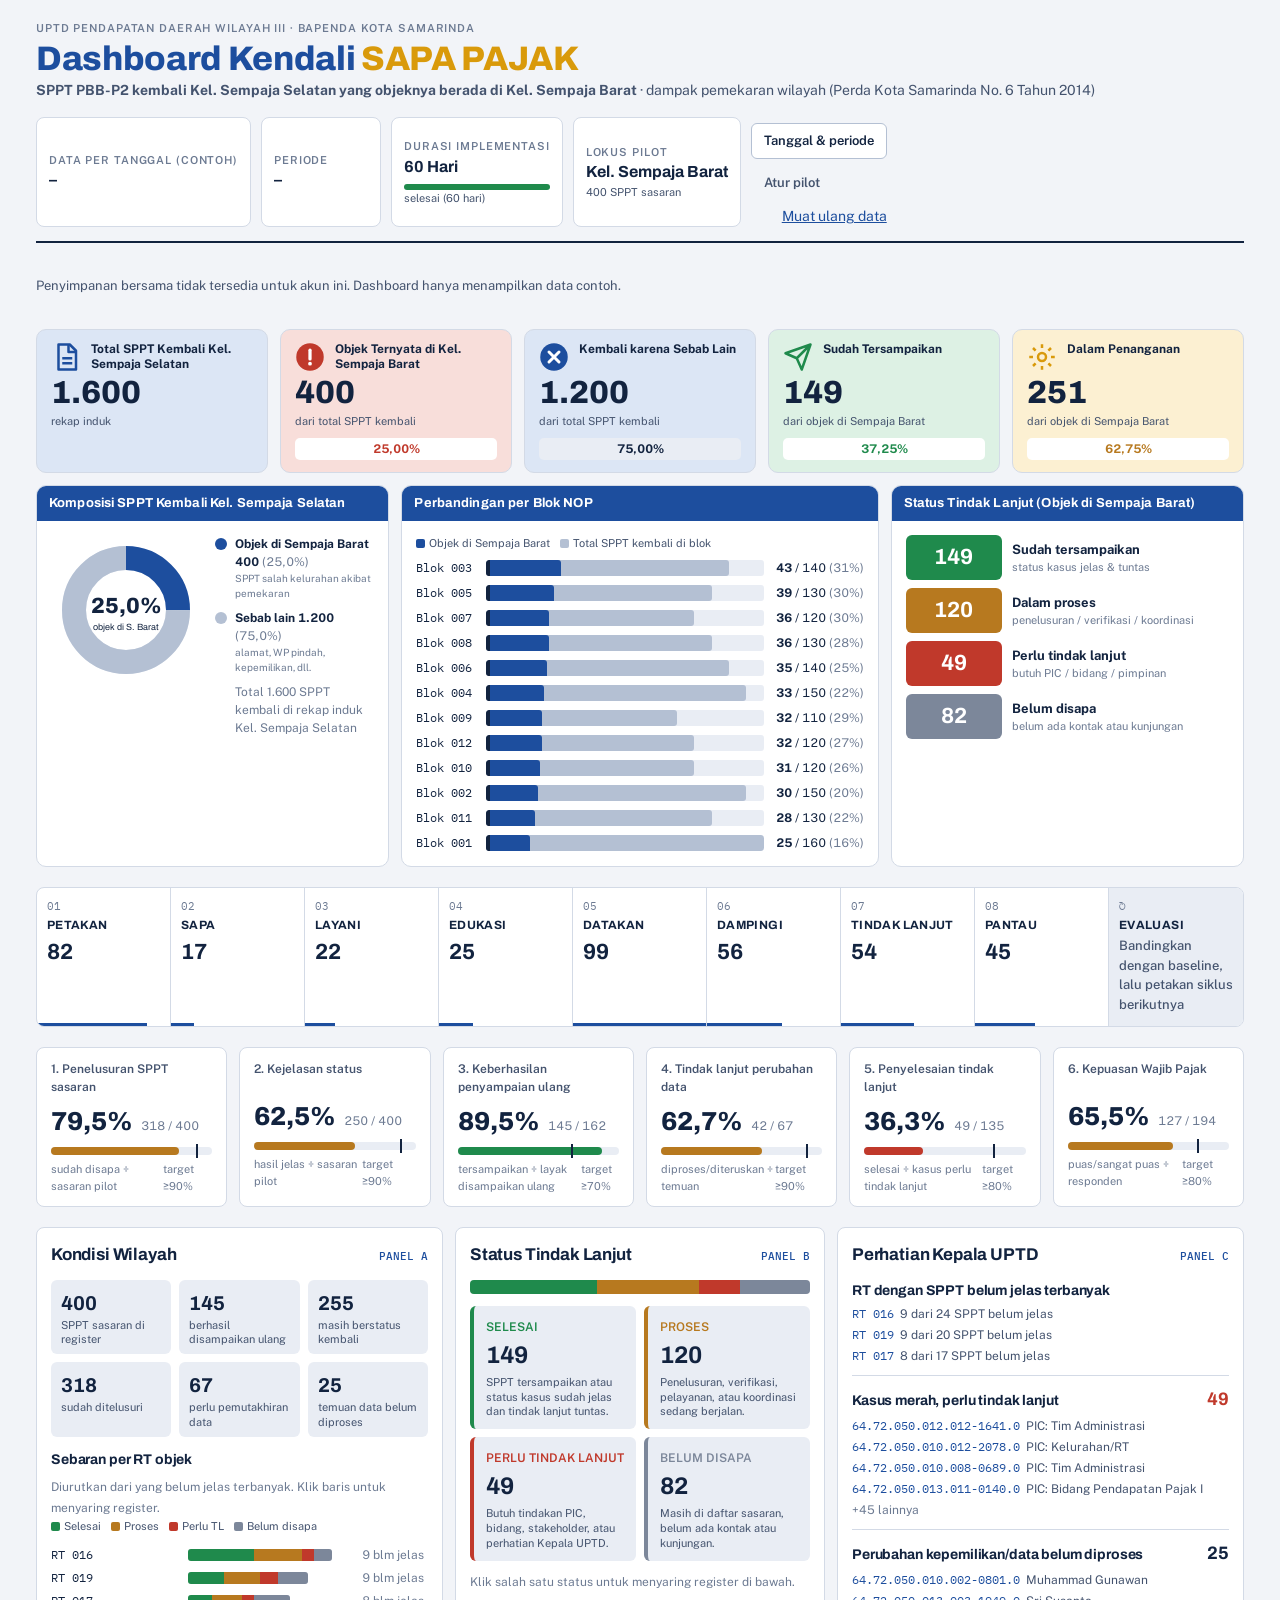
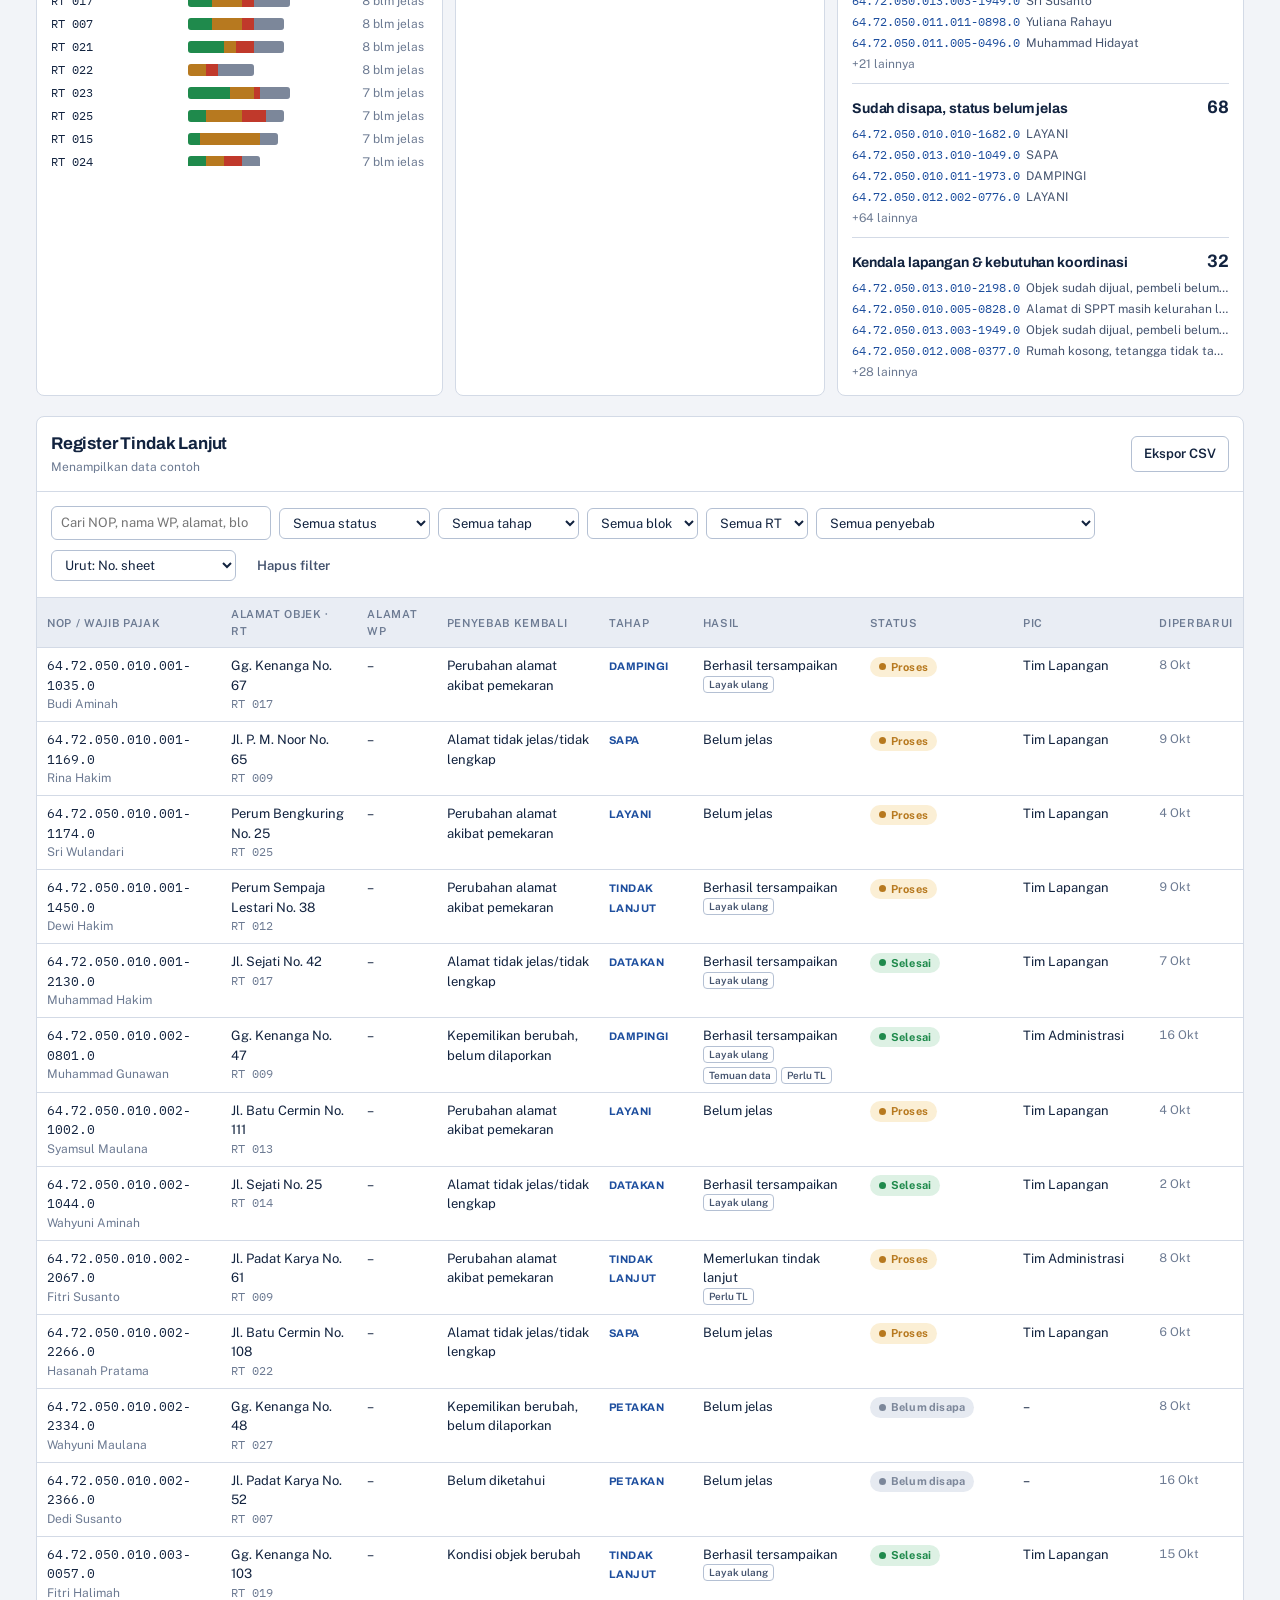
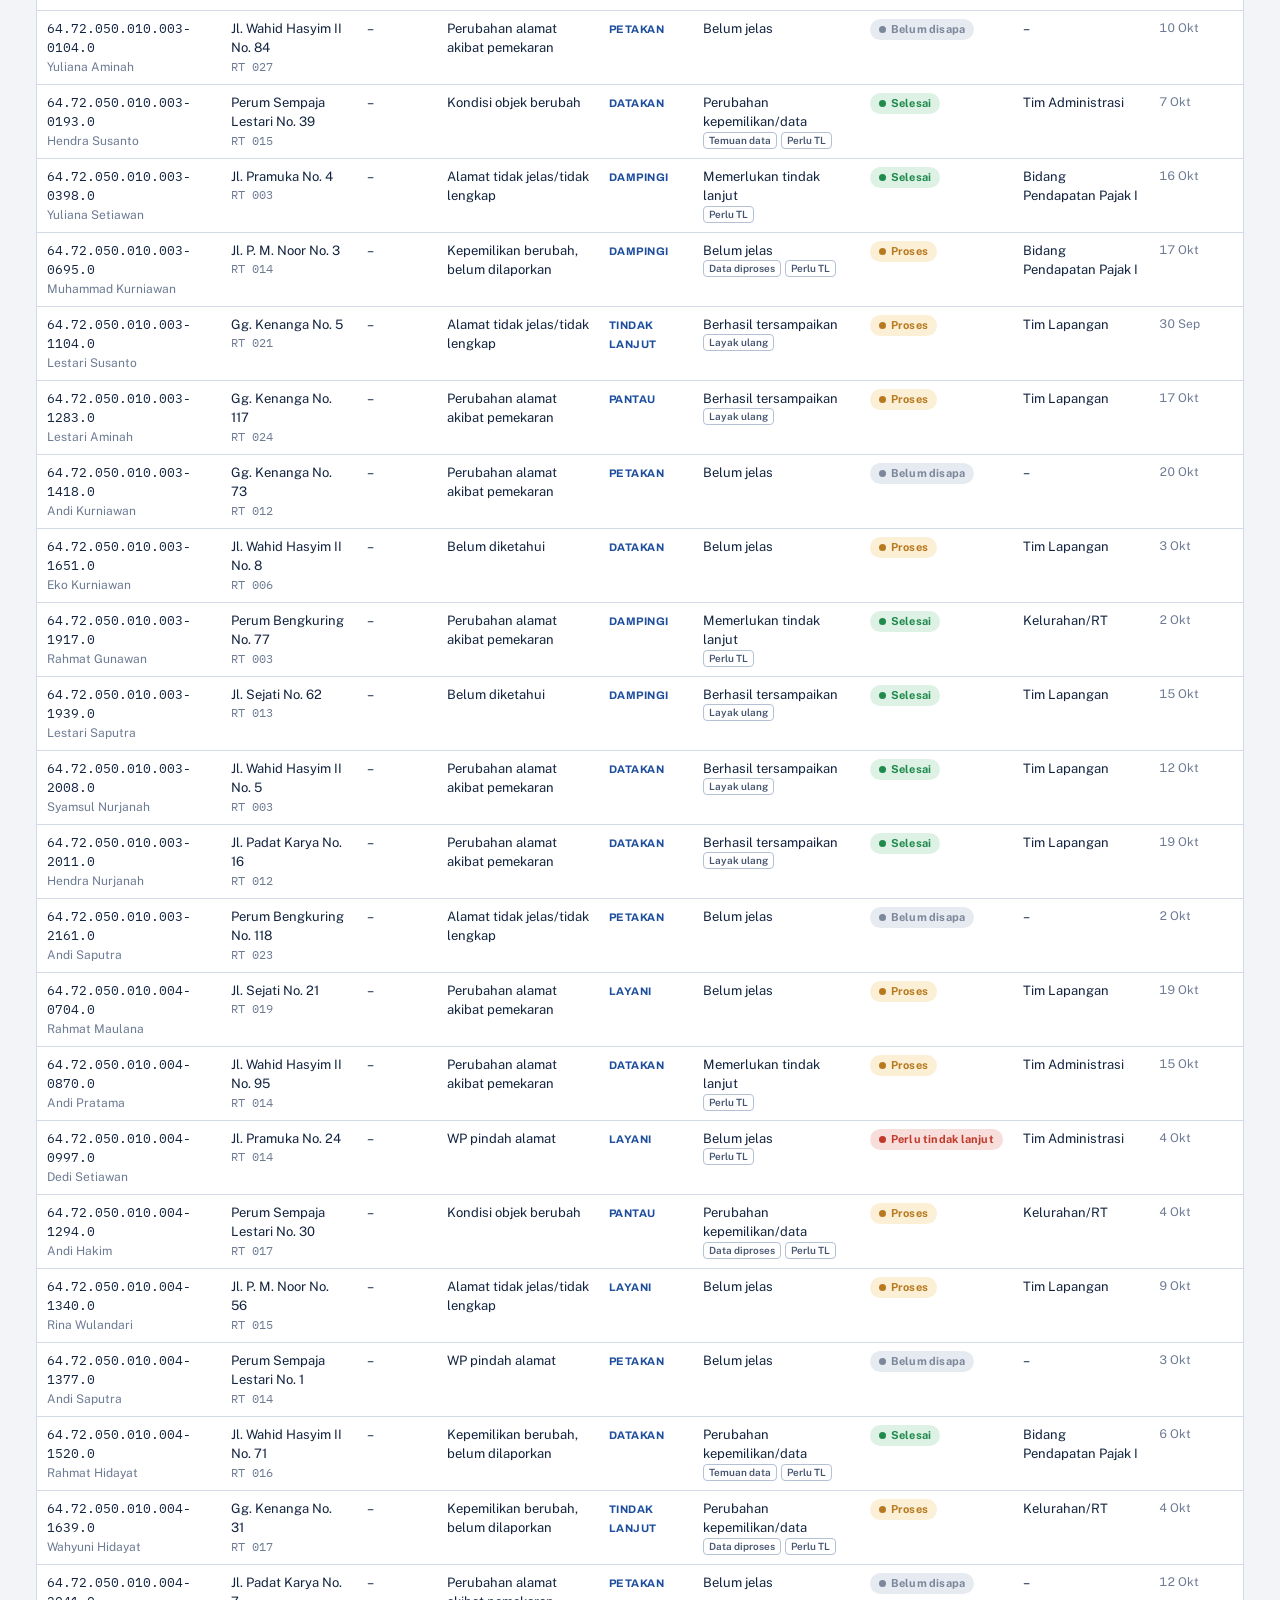
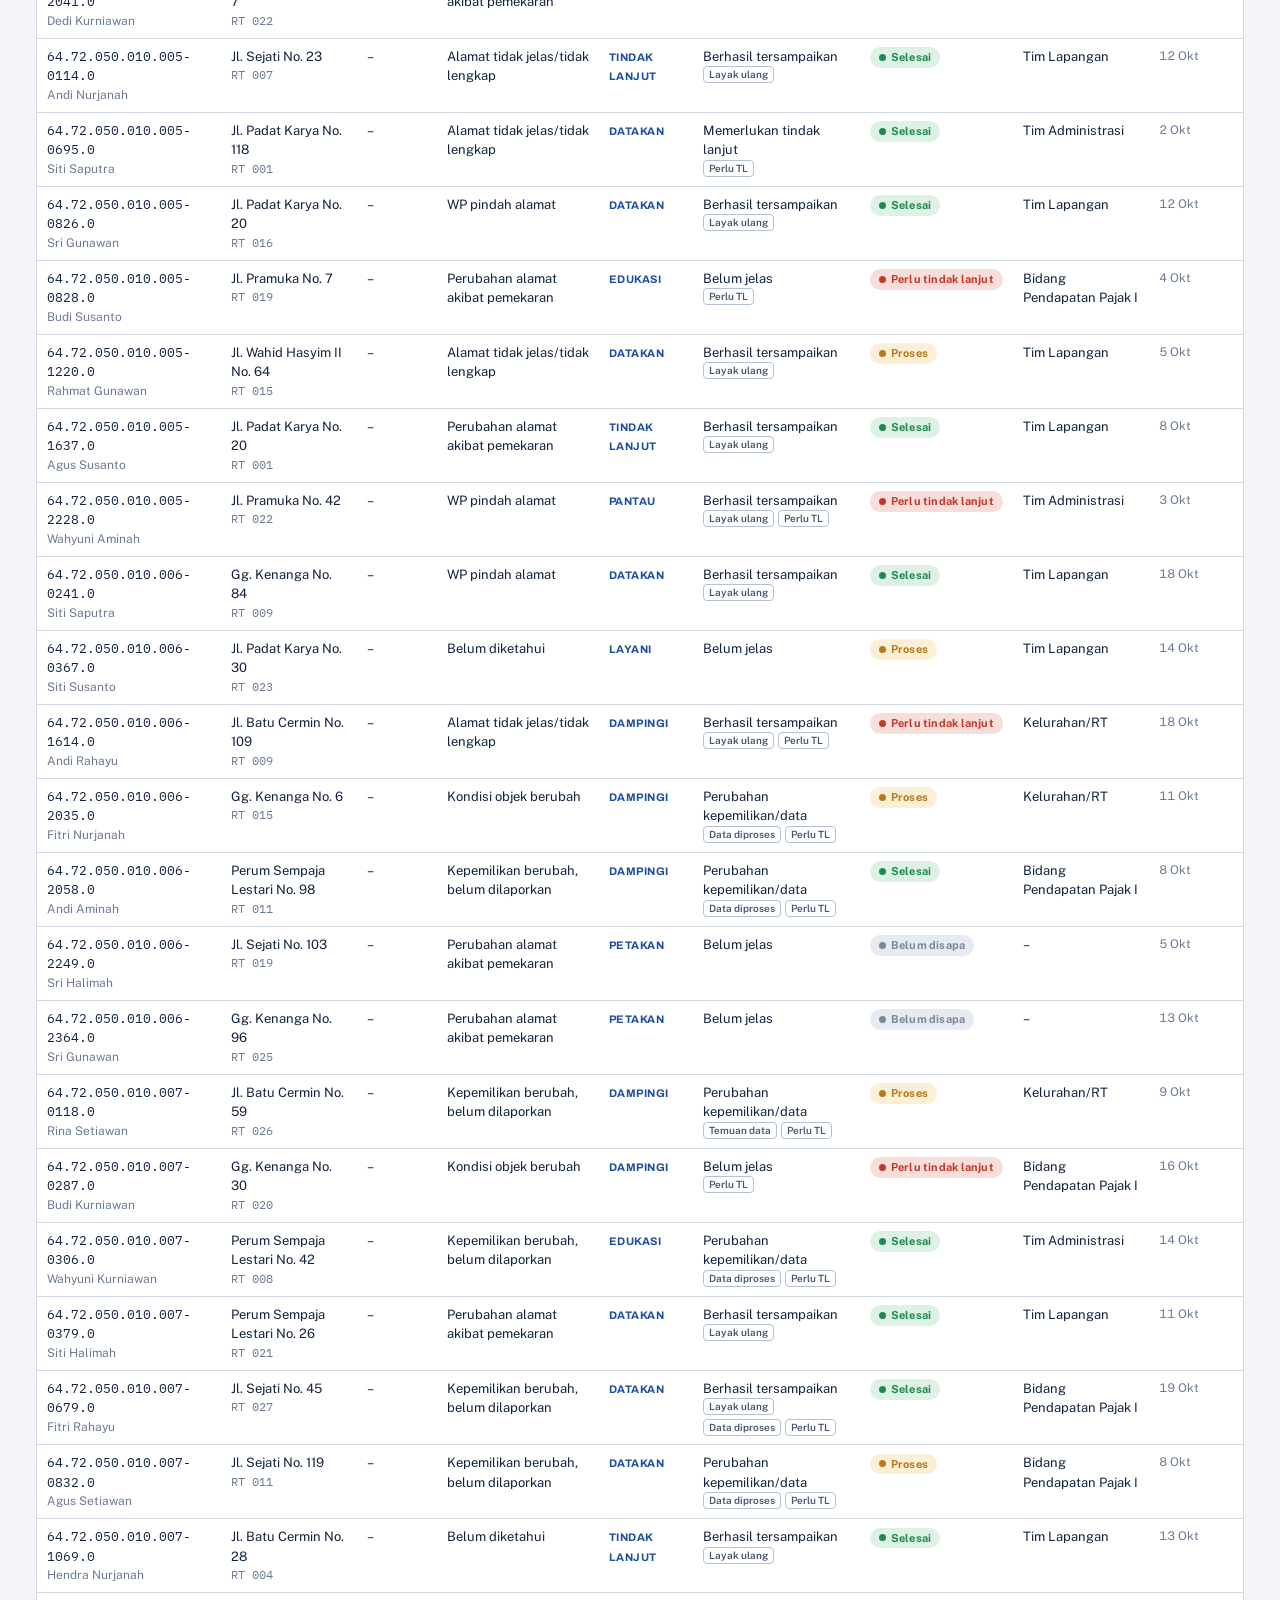
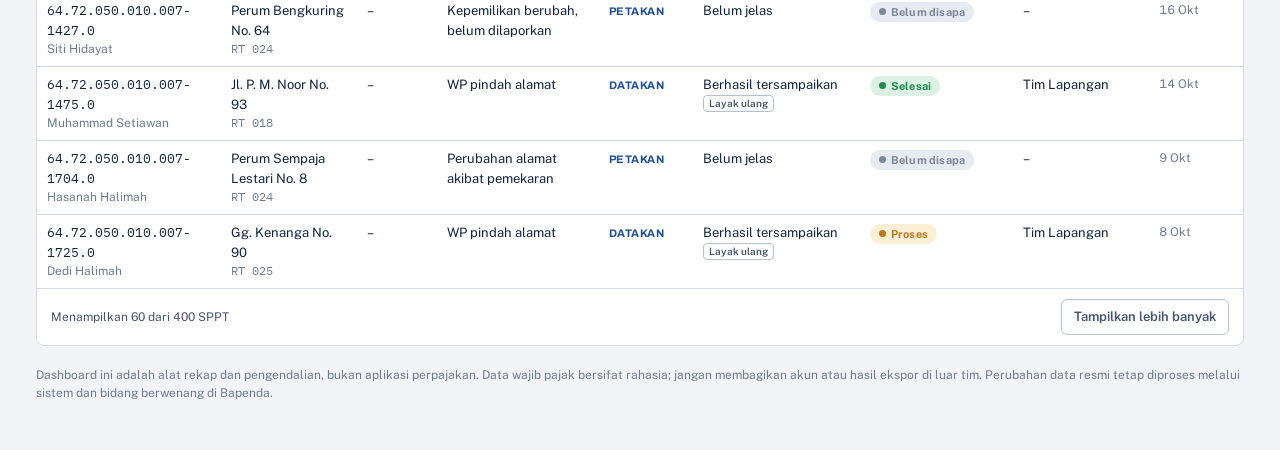
<file: apps-script/Index.html>
<!DOCTYPE html>
<html lang="id">
<head>
<base target="_top">
<meta charset="utf-8">
<link rel="preconnect" href="https://fonts.googleapis.com">
<link rel="preconnect" href="https://fonts.gstatic.com" crossorigin>
<link rel="stylesheet" href="https://fonts.googleapis.com/css2?family=Archivo:wght@500;600;700;800&family=Public+Sans:wght@400;500;600;700&family=IBM+Plex+Mono:wght@400;500&display=swap">
<style>
:root{
  --ground:#F2F4F8; --surface:#FFFFFF; --surface-2:#E9EDF4; --line:#D3DAE6; --line-strong:#B4C0D3;
  --ink:#12233F; --ink-2:#44536E; --ink-3:#6C7A92;
  --accent:#1D4E9E; --accent-ink:#FFFFFF; --accent-soft:#DCE6F5; --gold:#D99A0B; --gold-soft:#FCF0D2;
  --hijau:#1F8A4C; --hijau-soft:#DDF1E4; --kuning:#B7791F; --kuning-soft:#FBEFD5; --merah:#C0392B; --merah-soft:#F8DEDA;
  --abu:#7C879A; --abu-soft:#E6EAF1;
  --shadow:0 1px 2px rgba(18,35,63,.06),0 4px 16px rgba(18,35,63,.05);
  --display:"Archivo","Helvetica Neue",Arial,sans-serif;
  --body:"Public Sans",system-ui,-apple-system,"Segoe UI",sans-serif;
  --mono:"IBM Plex Mono",ui-monospace,Menlo,Consolas,monospace;
}
@media (prefers-color-scheme: dark){
  :root:not([data-theme="light"]){
    color-scheme:dark;
    --ground:#0D1320; --surface:#141C2C; --surface-2:#1B2538; --line:#29354D; --line-strong:#3A4867;
    --ink:#E3E9F4; --ink-2:#A8B4CA; --ink-3:#7D8AA3;
    --accent:#6E9BE6; --accent-ink:#0A1426; --accent-soft:#1C2B48; --gold:#F2B941; --gold-soft:#3A2F14;
    --hijau:#4CC27E; --hijau-soft:#16352A; --kuning:#E3A94B; --kuning-soft:#3A2E15; --merah:#EE6B5C; --merah-soft:#3D1D1A;
    --abu:#8F9AB0; --abu-soft:#222C3F;
    --shadow:0 1px 2px rgba(0,0,0,.3);
  }
}
:root[data-theme="dark"]{
  color-scheme:dark;
  --ground:#0D1320; --surface:#141C2C; --surface-2:#1B2538; --line:#29354D; --line-strong:#3A4867;
  --ink:#E3E9F4; --ink-2:#A8B4CA; --ink-3:#7D8AA3;
  --accent:#6E9BE6; --accent-ink:#0A1426; --accent-soft:#1C2B48; --gold:#F2B941; --gold-soft:#3A2F14;
  --hijau:#4CC27E; --hijau-soft:#16352A; --kuning:#E3A94B; --kuning-soft:#3A2E15; --merah:#EE6B5C; --merah-soft:#3D1D1A;
  --abu:#8F9AB0; --abu-soft:#222C3F;
  --shadow:0 1px 2px rgba(0,0,0,.3);
}
*{box-sizing:border-box}
html{-webkit-text-size-adjust:100%}
img{max-width:100%}
[hidden]{display:none!important}
body{background:var(--ground);color:var(--ink);font-family:var(--body);font-size:14px;line-height:1.5;margin:0}
.wrap{max-width:1240px;margin:0 auto;padding-inline:16px;padding-block:20px 48px;display:flex;flex-direction:column;gap:20px}
h1,h2,h3{font-family:var(--display);margin:0;text-wrap:balance;letter-spacing:-.01em}
h2{font-size:17px;font-weight:700}
h3{font-size:14px;font-weight:700}
.eyebrow{font-size:11px;font-weight:600;letter-spacing:.08em;text-transform:uppercase;color:var(--ink-3)}
.mono{font-family:var(--mono);font-variant-numeric:tabular-nums}
.num{font-variant-numeric:tabular-nums}
button,input,select,textarea{font:inherit;color:inherit}
button{cursor:pointer}
:focus-visible{outline:2px solid var(--accent);outline-offset:2px}

/* header */
.head{display:flex;flex-wrap:wrap;gap:16px;justify-content:space-between;align-items:flex-end;border-bottom:2px solid var(--ink);padding-bottom:14px}
.brand{display:flex;flex-direction:column;gap:4px}
.brand h1{font-size:clamp(24px,4vw,34px);font-weight:800;line-height:1.05}
.brand h1{color:var(--accent)} .brand h1 span{color:var(--gold)}
.brand p{margin:0;color:var(--ink-2)}
.pilot{display:flex;flex-wrap:wrap;gap:8px 18px;align-items:center}
.pilot .kv{display:flex;flex-direction:column}
.pilot .kv b{font-family:var(--display);font-size:16px}
.btn{border:1px solid var(--line-strong);background:var(--surface);border-radius:6px;padding:7px 12px;font-weight:600;font-size:13px;display:inline-flex;gap:6px;align-items:center}
.btn:hover{border-color:var(--accent)}
a.btn{text-decoration:none;color:var(--ink)}
.btn.primary{background:var(--accent);border-color:var(--accent);color:var(--accent-ink)}
.btn.ghost{background:transparent;border-color:transparent;color:var(--ink-2)}
.btn.danger{color:var(--merah);border-color:var(--merah)}
.btn:disabled{opacity:.5;cursor:not-allowed}

.banner{border:1px dashed var(--kuning);background:var(--kuning-soft);border-radius:8px;padding:12px 14px;display:flex;flex-wrap:wrap;gap:10px 16px;align-items:center;justify-content:space-between}
.banner p{margin:0;max-width:70ch}
.notice{font-size:13px;color:var(--ink-2)}

/* siklus */
.siklus{display:grid;grid-template-columns:repeat(9,minmax(0,1fr));gap:0;background:var(--surface);border:1px solid var(--line);border-radius:8px;overflow:hidden}
.step{padding:10px 10px 12px;border-right:1px solid var(--line);position:relative;display:flex;flex-direction:column;gap:2px;min-width:0}
.step:last-child{border-right:0}
.step .n{font-family:var(--mono);font-size:11px;color:var(--ink-3)}
.step .t{font-family:var(--display);font-weight:700;font-size:12px;letter-spacing:.03em;white-space:nowrap;overflow:hidden;text-overflow:ellipsis}
.step .c{font-family:var(--display);font-size:22px;font-weight:700;font-variant-numeric:tabular-nums}
.step .bar{position:absolute;left:0;bottom:0;height:3px;background:var(--accent)}
.step.eval{background:var(--surface-2)}
.step.eval .c{font-size:13px;font-family:var(--body);font-weight:500;color:var(--ink-2)}
@media (max-width:900px){.siklus{grid-template-columns:repeat(3,minmax(0,1fr))}.step{border-bottom:1px solid var(--line)}}

/* KPI */
.kpis{display:grid;grid-template-columns:repeat(auto-fit,minmax(180px,1fr));gap:12px}
.kpi{background:var(--surface);border:1px solid var(--line);border-radius:8px;padding:12px 14px;display:flex;flex-direction:column;gap:6px}
.kpi .lbl{font-size:12px;font-weight:600;color:var(--ink-2);min-height:2.6em}
.kpi .val{display:flex;align-items:baseline;gap:8px}
.kpi .val b{font-family:var(--display);font-size:26px;font-weight:800;font-variant-numeric:tabular-nums}
.kpi .val small{color:var(--ink-3);font-size:12px}
.track{position:relative;height:8px;background:var(--surface-2);border-radius:4px;overflow:visible}
.track .fill{height:100%;border-radius:4px;background:var(--accent)}
.track .tgt{position:absolute;top:-3px;bottom:-3px;width:2px;background:var(--ink)}
.kpi .foot{display:flex;justify-content:space-between;font-size:11px;color:var(--ink-3)}
.kpi.ok .fill{background:var(--hijau)} .kpi.warn .fill{background:var(--kuning)} .kpi.bad .fill{background:var(--merah)}
.pill{display:inline-flex;align-items:center;gap:5px;border-radius:999px;padding:2px 9px;font-size:11px;font-weight:700;letter-spacing:.02em;white-space:nowrap}
.pill::before{content:"";width:7px;height:7px;border-radius:50%;background:currentColor}
.pill.hijau{background:var(--hijau-soft);color:var(--hijau)} .pill.kuning{background:var(--kuning-soft);color:var(--kuning)}
.pill.merah{background:var(--merah-soft);color:var(--merah)} .pill.belum{background:var(--abu-soft);color:var(--abu)}

/* panels */
.panels{display:grid;grid-template-columns:1.1fr 1fr 1.1fr;gap:12px}
@media (max-width:1000px){.panels{grid-template-columns:1fr}}
.panel{background:var(--surface);border:1px solid var(--line);border-radius:8px;padding:14px;display:flex;flex-direction:column;gap:12px;min-width:0}
.panel header{display:flex;justify-content:space-between;align-items:baseline;gap:8px}
.panel header .tag{font-family:var(--mono);font-size:11px;color:var(--accent);font-weight:500}
.stats{display:grid;grid-template-columns:repeat(3,1fr);gap:8px}
.stat{background:var(--surface-2);border-radius:6px;padding:8px 10px}
.stat b{display:block;font-family:var(--display);font-size:20px;font-variant-numeric:tabular-nums}
.stat span{font-size:11px;color:var(--ink-2);line-height:1.3;display:block}
.rtlist{display:flex;flex-direction:column;gap:5px;max-height:220px;overflow:auto;padding-right:4px}
.rtrow{display:grid;grid-template-columns:minmax(56px,.9fr) 1fr 84px;width:100%;gap:8px;align-items:center;font-size:12px}
.rtrow .nm{overflow:hidden;text-overflow:ellipsis;white-space:nowrap}
.statuspick button[aria-pressed="true"].g{background:var(--accent);border-color:var(--accent);color:var(--accent-ink)}
.rtrow .bars{display:flex;height:12px;border-radius:3px;overflow:hidden;background:var(--surface-2)}
.rtrow .bars i{display:block;height:100%}
.legend{display:flex;flex-wrap:wrap;gap:10px;font-size:11px;color:var(--ink-2)}
.legend i{display:inline-block;width:9px;height:9px;border-radius:2px;margin-right:4px;vertical-align:-1px}
.statusbig{display:grid;grid-template-columns:repeat(2,1fr);gap:8px}
.sb{border-radius:6px;padding:10px 12px;border-left:4px solid;background:var(--surface-2);text-align:left;border-top:0;border-right:0;border-bottom:0}
.sb b{display:block;font-family:var(--display);font-size:24px;font-variant-numeric:tabular-nums}
.sb span{font-size:12px;font-weight:600}
.sb p{margin:2px 0 0;font-size:11px;color:var(--ink-2);line-height:1.35}
.sb.hijau{border-color:var(--hijau)} .sb.hijau span{color:var(--hijau)}
.sb.kuning{border-color:var(--kuning)} .sb.kuning span{color:var(--kuning)}
.sb.merah{border-color:var(--merah)} .sb.merah span{color:var(--merah)}
.sb.belum{border-color:var(--abu)} .sb.belum span{color:var(--abu)}
.sb[aria-pressed="true"]{outline:2px solid var(--ink);outline-offset:-2px}
.stack{display:flex;height:14px;border-radius:4px;overflow:hidden;background:var(--surface-2)}
.stack i{display:block;height:100%}
.attn{display:flex;flex-direction:column;gap:10px}
.attn .item{display:flex;flex-direction:column;gap:4px;padding-bottom:10px;border-bottom:1px solid var(--line)}
.attn .item:last-child{border-bottom:0;padding-bottom:0}
.attn .row{display:flex;justify-content:space-between;gap:8px;align-items:baseline}
.attn .row b{font-family:var(--display);font-size:18px;font-variant-numeric:tabular-nums}
.attn .row b.alert{color:var(--merah)}
.attn ul{margin:0;padding:0;list-style:none;display:flex;flex-direction:column;gap:3px}
.attn li button{background:none;border:0;padding:0;text-align:left;color:var(--ink);font-size:12px;display:flex;gap:6px;width:100%}
.attn li button:hover .mono{text-decoration:underline}
.attn li .mono{color:var(--accent);flex:none}
.attn li .why{color:var(--ink-2);overflow:hidden;text-overflow:ellipsis;white-space:nowrap}
.muted{color:var(--ink-3);font-size:12px}

/* register */
.register{background:var(--surface);border:1px solid var(--line);border-radius:8px;display:flex;flex-direction:column}
.reg-head{display:flex;flex-wrap:wrap;gap:10px;justify-content:space-between;align-items:center;padding:14px;border-bottom:1px solid var(--line)}
.filters{display:flex;flex-wrap:wrap;gap:8px;align-items:center}
.filters input,.filters select{border:1px solid var(--line-strong);background:var(--surface);border-radius:6px;padding:6px 9px;font-size:13px;max-width:100%}
.filters input[type=search]{width:220px}
.actions{display:flex;flex-wrap:wrap;gap:8px}
.tablewrap{overflow-x:auto}
table{border-collapse:collapse;width:100%;min-width:1080px;font-size:13px}
th{font-size:11px;text-transform:uppercase;letter-spacing:.06em;color:var(--ink-3);font-weight:600;text-align:left;padding:8px 10px;border-bottom:1px solid var(--line);background:var(--surface-2);position:sticky;top:0}
td{padding:8px 10px;border-bottom:1px solid var(--line);vertical-align:top}
tbody tr{cursor:pointer}
tbody tr:hover{background:var(--surface-2)}
td .sub{display:block;color:var(--ink-3);font-size:12px}
.tahap{font-family:var(--display);font-size:11px;font-weight:700;letter-spacing:.04em;color:var(--accent)}
.flags{display:flex;gap:4px;flex-wrap:wrap}
.flag{font-size:10px;font-weight:600;border:1px solid var(--line-strong);border-radius:4px;padding:0 5px;color:var(--ink-2);white-space:nowrap}
.reg-foot{display:flex;justify-content:space-between;align-items:center;flex-wrap:wrap;gap:8px;padding:10px 14px;font-size:12px;color:var(--ink-2)}
.empty{padding:28px 14px;text-align:center;color:var(--ink-2)}

/* drawer */
.scrim{position:fixed;inset:0;background:rgba(10,24,22,.45);z-index:20}
.drawer{position:fixed;top:0;right:0;bottom:0;width:min(520px,100%);background:var(--surface);z-index:21;display:flex;flex-direction:column;box-shadow:-8px 0 30px rgba(0,0,0,.2);padding-top:env(safe-area-inset-top,0px);padding-bottom:env(safe-area-inset-bottom,0px)}
.drawer header{display:flex;justify-content:space-between;align-items:center;padding:14px 16px;border-bottom:1px solid var(--line);gap:8px}
.drawer .body{flex:1;overflow:auto;padding:16px;display:flex;flex-direction:column;gap:14px}
.drawer footer{display:flex;justify-content:space-between;gap:8px;padding:12px 16px;border-top:1px solid var(--line);flex-wrap:wrap}
.field{display:flex;flex-direction:column;gap:4px}
.field label,.fieldset legend{font-size:12px;font-weight:600;color:var(--ink-2)}
.field input,.field select,.field textarea{border:1px solid var(--line-strong);background:var(--surface);border-radius:6px;padding:7px 9px;width:100%}
.field textarea{min-height:70px;resize:vertical}
.grid2{display:grid;grid-template-columns:1fr 1fr;gap:10px}
@media (max-width:480px){.grid2{grid-template-columns:1fr}}
.fieldset{border:1px solid var(--line);border-radius:8px;padding:10px 12px;display:flex;flex-direction:column;gap:8px;margin:0}
.checks{display:flex;flex-direction:column;gap:6px}
.checks label{display:flex;gap:8px;align-items:flex-start;font-size:13px}
.checks input{margin-top:3px}
.tahappick{display:grid;grid-template-columns:repeat(4,1fr);gap:4px}
.tahappick button{border:1px solid var(--line-strong);background:var(--surface);border-radius:5px;padding:6px 2px;font-family:var(--display);font-size:10.5px;font-weight:700;letter-spacing:.02em}
.tahappick button[aria-pressed="true"]{background:var(--accent);color:var(--accent-ink);border-color:var(--accent)}
.statuspick{display:flex;gap:6px;flex-wrap:wrap}
.statuspick button{border:1px solid var(--line-strong);background:var(--surface);border-radius:999px;padding:4px 10px;font-size:12px;font-weight:600}
.statuspick button[aria-pressed="true"].hijau{background:var(--hijau);border-color:var(--hijau);color:#fff}
.statuspick button[aria-pressed="true"].kuning{background:var(--kuning);border-color:var(--kuning);color:#fff}
.statuspick button[aria-pressed="true"].merah{background:var(--merah);border-color:var(--merah);color:#fff}
.statuspick button[aria-pressed="true"].belum{background:var(--abu);border-color:var(--abu);color:#fff}
.meta{font-size:12px;color:var(--ink-3)}
.info{display:grid;grid-template-columns:auto 1fr;gap:4px 12px;margin:0;font-size:13px}
.info dt{color:var(--ink-3);font-size:12px}
.info dd{margin:0}
.confirm{background:var(--merah-soft);border-radius:6px;padding:8px 10px;display:flex;gap:8px;align-items:center;flex-wrap:wrap;font-size:13px}
.toast{position:fixed;left:50%;bottom:calc(20px + env(safe-area-inset-bottom,0px));transform:translateX(-50%);background:var(--ink);color:var(--ground);padding:9px 16px;border-radius:6px;font-size:13px;z-index:30;max-width:calc(100% - 32px)}
.help{font-size:12px;color:var(--ink-2);margin:0}
.help code{font-family:var(--mono);background:var(--surface-2);padding:0 4px;border-radius:3px}
.metabox{display:flex;flex-wrap:wrap;gap:10px;align-items:stretch}
.mb{background:var(--surface);border:1px solid var(--line);border-radius:8px;padding:8px 12px;display:flex;flex-direction:column;justify-content:center;min-width:120px}
.mb b{font-family:var(--display);font-size:16px;font-variant-numeric:tabular-nums}
.mb .dur{height:6px;border-radius:3px;background:var(--surface-2);margin-top:5px;overflow:hidden}
.mb .dur i{display:block;height:100%;background:var(--hijau)}
.mb small{font-size:11px;color:var(--ink-2)}
.headbtns{display:flex;flex-direction:column;gap:6px;justify-content:center}
.tiles{display:grid;grid-template-columns:repeat(5,minmax(0,1fr));gap:12px}
@media (max-width:1000px){.tiles{grid-template-columns:repeat(2,minmax(0,1fr))}.tiles .tile:first-child{grid-column:1/-1}}
.tile{border-radius:10px;padding:12px 14px;display:flex;flex-direction:column;gap:4px;border:1px solid var(--line);background:var(--surface);position:relative;overflow:hidden;min-width:0}
.tile .th{display:flex;gap:10px;align-items:flex-start}
.tile svg{flex:none;width:30px;height:30px}
.tile .tl{font-size:12px;font-weight:700;line-height:1.25}
.tile .tv{font-family:var(--display);font-size:clamp(24px,3vw,32px);font-weight:800;font-variant-numeric:tabular-nums;line-height:1.05}
.tile .tu{font-size:11px;color:var(--ink-2)}
.tile .tp{margin-top:4px;border-radius:5px;padding:2px 8px;font-size:12px;font-weight:700;font-variant-numeric:tabular-nums;text-align:center;background:var(--surface-2)}
.tile.biru{background:var(--accent-soft)} .tile.biru svg{color:var(--accent)}
.tile.hijau{background:var(--hijau-soft)} .tile.hijau svg{color:var(--hijau)} .tile.hijau .tp{background:var(--surface);color:var(--hijau)}
.tile.merah{background:var(--merah-soft)} .tile.merah svg{color:var(--merah)} .tile.merah .tp{background:var(--surface);color:var(--merah)}
.tile.kuning{background:var(--gold-soft)} .tile.kuning svg{color:var(--gold)} .tile.kuning .tp{background:var(--surface);color:var(--kuning)}
.tile .tpbar{height:6px;border-radius:3px;background:var(--surface);overflow:hidden;margin-top:4px}
.tile .tpbar i{display:block;height:100%;background:currentColor}
.trio{display:grid;grid-template-columns:1fr 1.35fr 1fr;gap:12px}
@media (max-width:1000px){.trio{grid-template-columns:1fr}}
.card{background:var(--surface);border:1px solid var(--line);border-radius:10px;overflow:hidden;display:flex;flex-direction:column;min-width:0}
.card>h2{background:var(--accent);color:var(--accent-ink);font-size:13px;padding:8px 12px;letter-spacing:.01em}
.card .cb{padding:14px;display:flex;gap:14px;align-items:flex-start;align-content:flex-start;flex-wrap:wrap;flex:1}
.donut{width:150px;height:150px;flex:none}
.donut text{fill:var(--ink);font-family:var(--display)}
.dleg{display:flex;flex-direction:column;gap:8px;font-size:12px;flex:1;min-width:140px}
.dleg div{display:grid;grid-template-columns:12px 1fr;gap:8px;align-items:start}
.dleg i{width:12px;height:12px;border-radius:50%;margin-top:3px}
.dleg small{display:block;color:var(--ink-3)}
.kec{width:100%;display:flex;flex-direction:column;gap:12px}
.kecrow{display:grid;grid-template-columns:110px 1fr;gap:10px;align-items:center;font-size:12px}
.kecrow .kb{height:22px;background:var(--surface-2);border-radius:3px;position:relative}
.kecrow .kb i{display:block;height:100%;background:var(--accent);border-radius:3px}
.kecrow .kb span{position:absolute;right:6px;top:50%;transform:translateY(-50%);font-weight:700;font-variant-numeric:tabular-nums;font-size:12px}
.bk{display:flex;flex-direction:column;gap:7px;width:100%}
.bkrow{display:grid;grid-template-columns:62px 1fr 92px;gap:8px;align-items:center;font-size:12px;background:none;border:0;padding:0;text-align:left;width:100%}
.bkrow .bb{height:16px;background:var(--surface-2);border-radius:3px;position:relative;overflow:hidden}
.bkrow .bb i{position:absolute;left:0;top:0;bottom:0;border-radius:3px}
.bkrow .bb .all{background:var(--line-strong)} .bkrow .bb .sb{background:var(--accent)}
.bkrow .v{font-variant-numeric:tabular-nums;text-align:right;white-space:nowrap}
.kaxis{display:grid;grid-template-columns:110px 1fr;gap:10px;font-size:10px;color:var(--ink-3)}
.kaxis div{display:flex;justify-content:space-between;font-variant-numeric:tabular-nums}
.tlst{display:flex;flex-direction:column;gap:8px;width:100%}
.tlst div{display:grid;grid-template-columns:96px 1fr;gap:10px;align-items:center}
.tlst b{border-radius:6px;color:#fff;font-family:var(--display);font-size:22px;text-align:center;padding:6px 0;font-variant-numeric:tabular-nums}
.tlst span{font-size:13px;font-weight:700}
.tlst small{display:block;font-weight:400;color:var(--ink-3);font-size:11px}
.warnline{font-size:12px;color:var(--kuning);margin:0}
@media (prefers-reduced-motion:no-preference){.track .fill,.step .bar{transition:width .4s ease}}

.gate{min-height:100vh;display:flex;align-items:center;justify-content:center;padding:24px 16px;background:var(--ground)}
.gate .box{width:min(400px,100%);background:var(--surface);border:1px solid var(--line);border-radius:12px;padding:24px;display:flex;flex-direction:column;gap:14px;box-shadow:var(--shadow)}
.gate h1{font-size:26px;font-weight:800;color:var(--accent);line-height:1.1}
.gate h1 span{color:var(--gold)}
.gate p{margin:0;color:var(--ink-2)}
.gate .err{color:var(--merah);font-size:13px}
.gate .ok{color:var(--hijau);font-size:13px}
.gate .links{display:flex;justify-content:space-between;flex-wrap:wrap;gap:8px;font-size:13px}
.gate a,.linkbtn{color:var(--accent);background:none;border:0;padding:0;font:inherit;cursor:pointer;text-decoration:underline}
.who{font-size:12px;color:var(--ink-2);text-align:right}
.who b{color:var(--ink)}
.excelbox{border:1px dashed var(--line-strong);border-radius:8px;padding:12px;display:flex;flex-direction:column;gap:10px}
.divider{display:flex;align-items:center;gap:10px;color:var(--ink-3);font-size:12px}
.divider::before,.divider::after{content:"";flex:1;height:1px;background:var(--line)}

/* versi Apps Script: register bersumber dari sheet, jadi tambah/impor/hapus dilakukan di spreadsheet */
[data-act="import"],[data-act="add"],#btnDel,#demoBanner,#rekapDemo{display:none!important}
</style>

</head>
<body>
<div class="wrap" id="app">
  <header class="head">
    <div class="brand">
      <span class="eyebrow">UPTD Pendapatan Daerah Wilayah III &#xb7; Bapenda Kota Samarinda</span>
      <h1>Dashboard Kendali <span>SAPA PAJAK</span></h1>
      <p><b>SPPT PBB-P2 kembali Kel. Sempaja Selatan yang objeknya berada di Kel. Sempaja Barat</b> &#xb7; dampak pemekaran wilayah (Perda Kota Samarinda No. 6 Tahun 2014)</p>
    </div>
    <div class="metabox">
      <div class="mb"><span class="eyebrow" id="mTanggalLbl">Data per tanggal</span><b id="mTanggal">&#x2013;</b></div>
      <div class="mb"><span class="eyebrow">Periode</span><b id="mPeriode">&#x2013;</b></div>
      <div class="mb" style="min-width:170px"><span class="eyebrow">Durasi implementasi</span><b id="mDurasi">60 Hari</b><div class="dur"><i id="mDurBar" style="width:0"></i></div><small id="mHari">&#x2013;</small></div>
      <div class="mb"><span class="eyebrow">Lokus pilot</span><b id="pKel">Kel. Sempaja Barat</b><small id="pTarget">400 SPPT sasaran</small></div>
      <div class="headbtns"><div class="who" id="whoami"></div><button class="btn" id="btnRekap" type="button">Tanggal &amp; periode</button><button class="btn ghost" id="btnSetting" type="button">Atur pilot</button><div style="display:flex;gap:10px;justify-content:flex-end"><a class="linkbtn" id="linkPublik" href="#" target="_blank" rel="noopener" hidden>Halaman publik</a><button class="linkbtn" type="button" id="btnLogout">Muat ulang data</button></div></div>
    </div>
  </header>

  <div class="banner" id="demoBanner" hidden>
    <p><b>Data contoh.</b> Register masih kosong, jadi dashboard menampilkan data ilustratif agar terlihat cara kerjanya. Data ini tidak disimpan dan hilang begitu SPPT asli pertama dimasukkan.</p>
    <div class="actions">
      <button class="btn primary" type="button" data-act="import">Impor daftar SPPT</button>
      <button class="btn" type="button" data-act="add">Tambah satu SPPT</button>
    </div>
  </div>
  <p class="notice" id="connNotice" hidden></p>

  <section aria-label="Ringkasan SPPT PBB-P2" style="display:flex;flex-direction:column;gap:12px">
    <div class="banner" id="rekapDemo" hidden>
      <p><b>Angka contoh.</b> Ringkasan di bawah masih memakai angka ilustrasi, bukan data resmi. Isi jumlah SPPT kembali dari rekap induk agar perbandingan memakai data sebenarnya.</p>
      <div class="actions"><button class="btn primary" type="button" id="btnRekap2">Isi rekap induk</button></div>
    </div>
    <div class="tiles" id="tiles"></div>
    <p class="warnline" id="rekapWarn" hidden></p>
    <div class="trio">
      <article class="card"><h2>Komposisi SPPT Kembali Kel. Sempaja Selatan</h2><div class="cb" id="donutBox"></div></article>
      <article class="card"><h2>Perbandingan per Blok NOP</h2><div class="cb" id="kecBox"></div></article>
      <article class="card"><h2>Status Tindak Lanjut (Objek di Sempaja Barat)</h2><div class="cb" id="tlBox"></div></article>
    </div>
  </section>

  <section aria-label="Siklus SAPA PAJAK">
    <div class="siklus" id="siklus"></div>
  </section>

  <section aria-label="Indikator kinerja">
    <div class="kpis" id="kpis"></div>
  </section>

  <section class="panels">
    <article class="panel">
      <header><h2>Kondisi Wilayah</h2><span class="tag">PANEL A</span></header>
      <div class="stats" id="panelAStats"></div>
      <div>
        <div class="row" style="display:flex;justify-content:space-between;align-items:center;gap:8px;flex-wrap:wrap;margin-bottom:6px"><h3 id="grpTitle">Sebaran per RT</h3><div class="statuspick" id="grpPick"><button type="button" data-grp="lokasi">Lokasi</button><button type="button" data-grp="rt">RT</button></div></div>
        <span class="muted">Diurutkan dari yang belum jelas terbanyak. Klik baris untuk menyaring register.</span>
        <div class="legend"><span><i style="background:var(--hijau)"></i>Selesai</span><span><i style="background:var(--kuning)"></i>Proses</span><span><i style="background:var(--merah)"></i>Perlu TL</span><span><i style="background:var(--abu)"></i>Belum disapa</span></div>
      </div>
      <div class="rtlist" id="rtList"></div>
    </article>

    <article class="panel">
      <header><h2>Status Tindak Lanjut</h2><span class="tag">PANEL B</span></header>
      <div class="stack" id="statusStack" aria-hidden="true"></div>
      <div class="statusbig" id="statusBig"></div>
      <p class="muted" style="margin:0">Klik salah satu status untuk menyaring register di bawah.</p>
    </article>

    <article class="panel">
      <header><h2>Perhatian Kepala UPTD</h2><span class="tag">PANEL C</span></header>
      <div class="attn" id="attn"></div>
    </article>
  </section>

  <section class="register" id="register" aria-label="Register tindak lanjut">
    <div class="reg-head">
      <div>
        <h2>Register Tindak Lanjut</h2>
        <span class="muted" id="regCount"></span> <span class="muted" id="lastSync"></span>
      </div>
      <div class="actions">
        <button class="btn primary" type="button" data-act="add">+ Tambah SPPT</button>
        <button class="btn" type="button" data-act="import">Impor</button>
        <button class="btn" type="button" id="btnExport">Ekspor CSV</button>
      </div>
    </div>
    <div class="reg-head" style="border-bottom:1px solid var(--line)">
      <div class="filters">
        <input type="search" id="fSearch" placeholder="Cari NOP, nama WP, alamat, blok&#x2026;" aria-label="Cari">
        <select id="fStatus" aria-label="Filter status"></select>
        <select id="fTahap" aria-label="Filter tahap"></select>
        <select id="fLokasi" aria-label="Filter lokasi"></select>
        <select id="fBlok" aria-label="Filter blok NOP"></select>
        <select id="fRt" aria-label="Filter RT"></select>
        <select id="fPenyebab" aria-label="Filter penyebab"></select>
        <select id="fSort" aria-label="Urutan"><option value="no">Urut: No. sheet</option><option value="baru">Urut: terakhir diperbarui</option></select>
        <button class="btn ghost" type="button" id="fReset">Hapus filter</button>
      </div>
    </div>
    <div class="tablewrap">
      <table>
        <thead><tr><th>NOP / Wajib Pajak</th><th>Alamat objek &#xb7; RT</th><th>Alamat WP</th><th>Penyebab kembali</th><th>Tahap</th><th>Hasil</th><th>Status</th><th>PIC</th><th>Diperbarui</th></tr></thead>
        <tbody id="tbody"></tbody>
      </table>
    </div>
    <div class="empty" id="regEmpty" hidden>Tidak ada SPPT yang cocok dengan filter.</div>
    <div class="reg-foot"><span id="regShow"></span><div class="actions"><button class="btn" type="button" id="btnMore" hidden>Tampilkan lebih banyak</button></div></div>
  </section>

  <p class="muted" style="margin:0">Dashboard ini adalah alat rekap dan pengendalian, bukan aplikasi perpajakan. Data wajib pajak bersifat rahasia; jangan membagikan akun atau hasil ekspor di luar tim. Perubahan data resmi tetap diproses melalui sistem dan bidang berwenang di Bapenda.</p>
</div>

<div class="scrim" id="scrim" hidden></div>
<aside class="drawer" id="drawer" hidden aria-modal="true" role="dialog" aria-labelledby="drTitle"></aside>
<div class="toast" id="toast" hidden role="status"></div>

<script>
// Penghubung dashboard ke Google Sheets lewat google.script.run.
// Menyediakan antarmuka window.claude.use("db"|"user"|"downloads") yang dipakai logika dashboard.
(function () {
  "use strict";
  function mapErr(e) {
    var m = (e && e.message) || String(e);
    if (/TIDAK_BERHAK|permission|izin|access/i.test(m)) return { code: "not_allowed", message: m.replace(/^.*TIDAK_BERHAK:\s*/, "") };
    return { code: "unavailable", message: m };
  }
  function run(fn) {
    var args = Array.prototype.slice.call(arguments, 1);
    return new Promise(function (res, rej) {
      var r = google.script.run.withSuccessHandler(res).withFailureHandler(function (e) { rej(mapErr(e)); });
      r[fn].apply(r, args);
    });
  }
  var st = { recs: new Map(), conf: {}, me: null, listeners: new Set(), confL: {}, nama: "", peran: "", loaded: false };
  var snapDoc = function (id, d) { return { id: id, exists: !!d, data: function () { return d || undefined; }, metadata: { fromCache: false, hasPendingWrites: false } }; };
  function emit() {
    var docs = []; st.recs.forEach(function (d, id) { docs.push(snapDoc(id, d)); });
    var snap = { docs: docs, size: docs.length, empty: !docs.length, docChanges: function () { return []; }, metadata: {} };
    st.listeners.forEach(function (l) { try { l.next(snap); } catch (_) {} });
  }
  function emitC(k) { (st.confL[k] || []).forEach(function (f) { try { f(snapDoc(k, st.conf[k])); } catch (_) {} }); }
  function applyConfig(c) { st.conf.pilot = c.pilot; st.conf.rekap = c.rekap; st.publikUrl = c.publikUrl || ""; emitC("pilot"); emitC("rekap"); applyPublik(); }
  function applyPublik() { var a = document.getElementById("linkPublik"); if (a) { a.hidden = !st.publikUrl; if (st.publikUrl) a.href = st.publikUrl; } }
  function refresh() {
    return run("getData").then(function (d) {
      st.me = d.me; st.nama = d.me.nama; st.peran = d.me.peran;
      var m = new Map(); d.rows.forEach(function (r) { m.set(r.id, r); }); st.recs = m; st.loaded = true;
      emit(); applyConfig(d.config);
      var u = document.getElementById("lastSync"); if (u) u.textContent = "Disinkronkan " + new Date().toLocaleTimeString("id-ID", { hour: "2-digit", minute: "2-digit" });
      return d;
    });
  }
  var ready = refresh();
  // Muat ulang berkala agar perubahan petugas lain dan isi sheet ikut terlihat.
  setInterval(function () { if (document.visibilityState === "visible") refresh().catch(function () {}); }, 60000);
  document.addEventListener("visibilitychange", function () { if (document.visibilityState === "visible") refresh().catch(function () {}); });

  function docRef(path) {
    var parts = path.split("/"), col = parts[0], id = parts[1];
    if (col === "config") return {
      id: id,
      onSnapshot: function (next) { (st.confL[id] = st.confL[id] || []).push(next); next(snapDoc(id, st.conf[id])); return function () {}; },
      set: function (v) { return run("saveConfig", id, v).then(applyConfig); }
    };
    return {
      id: id,
      set: function (body) {
        return run("saveTL", id, body).then(function (r) {
          var cur = st.recs.get(id) || {}, merged = Object.assign({}, cur, body, { updatedAt: r.updatedAt, updatedBy: r.updatedBy });
          st.recs.set(id, merged); emit();
        });
      },
      update: function (part) { return this.set(Object.assign({}, st.recs.get(id) || {}, part)); },
      delete: function () { return Promise.reject({ code: "not_allowed", message: "Hapus baris SPPT langsung di sheet register." }); }
    };
  }
  var db = {
    doc: docRef,
    collection: function (name) {
      return {
        doc: function (id) { return docRef(name + "/" + id); },
        onSnapshot: function (next, error) { var l = { next: next, error: error }; st.listeners.add(l); if (st.loaded) emit(); return function () { st.listeners.delete(l); }; }
      };
    }
  };
  var user = {
    id: function () { return Promise.resolve(st.me && st.me.email); },
    can: function (c) { return Promise.resolve(c === "data.write" ? !!(st.me && st.me.canWrite) : null); },
    canEdit: function () { return Promise.resolve(st.peran === "admin"); },
    isOwner: function () { return Promise.resolve(st.peran === "admin"); },
    profiles: function (ids) { var o = {}; ids.forEach(function (i) { o[i] = { id: i, name: String(i || "").split("@")[0] }; }); return Promise.resolve(o); }
  };
  var downloads = {
    save: function (req) {
      var blob = new Blob([req.data], { type: "text/csv;charset=utf-8" }), a = document.createElement("a");
      a.href = URL.createObjectURL(blob); a.download = req.filename; a.target = "_blank"; document.body.appendChild(a); a.click();
      setTimeout(function () { URL.revokeObjectURL(a.href); a.remove(); }, 1500);
      return Promise.resolve({ status: "saved" });
    }
  };
  window.SAPA = { state: st, refresh: refresh };
  window.claude = {
    use: function (name) {
      return ready.then(function () { return name === "db" ? db : name === "user" ? user : name === "downloads" ? downloads : null; },
        function (e) { var n = document.getElementById("connNotice"); if (n) { n.hidden = false; n.textContent = "Data tidak bisa dimuat: " + e.message; } return null; });
    }
  };
})();
</script>

<script>
(function(){
"use strict";
const TAHAP=["PETAKAN","SAPA","LAYANI","EDUKASI","DATAKAN","DAMPINGI","TINDAK LANJUT","PANTAU"];
const STATUS={belum:{l:"Belum disapa",d:"Masih di daftar sasaran, belum ada kontak atau kunjungan."},kuning:{l:"Proses",d:"Penelusuran, verifikasi, pelayanan, atau koordinasi sedang berjalan."},hijau:{l:"Selesai",d:"SPPT tersampaikan atau status kasus sudah jelas dan tindak lanjut tuntas."},merah:{l:"Perlu tindak lanjut",d:"Butuh tindakan PIC, bidang, stakeholder, atau perhatian Kepala UPTD."}};
const STATUS_ORDER=["hijau","kuning","merah","belum"];
const PENYEBAB={alamat_tidak_jelas:"Alamat tidak jelas/tidak lengkap",pemekaran:"Perubahan alamat akibat pemekaran",wp_pindah:"WP pindah alamat",wp_luar_wilayah:"Alamat WP di luar wilayah",kepemilikan:"Kepemilikan berubah, belum dilaporkan",objek_berubah:"Kondisi objek berubah",lainnya:"Lainnya",belum_diketahui:"Belum diketahui"};
const HASIL={"":"Belum jelas",tersampaikan:"Berhasil tersampaikan",alamat_tidak_ditemukan:"Alamat tidak ditemukan/tidak lengkap",wp_pindah:"WP pindah",perubahan_data:"Perubahan kepemilikan/data",perlu_tindak_lanjut:"Memerlukan tindak lanjut"};
const KEPUASAN={"":"Belum disurvei",sangat_puas:"Sangat puas",puas:"Puas",cukup:"Cukup",tidak_puas:"Tidak puas"};
const PIC_OPTS=["","Tim Lapangan","Tim Administrasi","Tim Sosialisasi & Edukasi","Tim Monitoring & Evaluasi","Bidang Pendapatan Pajak I","Bidang Pengendalian","Kelurahan/RT","Kepala UPTD"];
const DEFAULT_CFG={kelurahan:"Sempaja Barat",target:400,mulai:"2026-09-28",hari:60};

const S={rekap:null,db:null,user:null,downloads:null,live:false,records:new Map(),cfg:{...DEFAULT_CFG},canWrite:true,readOnly:false,
  filter:{q:"",status:"",tahap:"",rt:"",penyebab:"",lokasi:"",blok:""},sort:"no",groupBy:null,limit:60,editing:null,myId:null,names:{}};
const $=s=>document.querySelector(s);
const esc=v=>String(v??"").replace(/[&<>"']/g,c=>({"&":"&amp;","<":"&lt;",">":"&gt;",'"':"&quot;","'":"&#39;"}[c]));
const pct=(a,b)=>b?Math.round(a/b*1000)/10:null;
const fmtPct=v=>v==null?"\u2013":(Number.isInteger(v)?v:v.toFixed(1)).toString().replace(".",",")+"%";
const nf=new Intl.NumberFormat("id-ID");
const fmtPct2=(v,d=2)=>v==null||!isFinite(v)?"\u2013":v.toLocaleString("id-ID",{minimumFractionDigits:d,maximumFractionDigits:d})+"%";
const ICON={doc:'<svg viewBox="0 0 24 24" fill="none" stroke="currentColor" stroke-width="2" stroke-linejoin="round"><path d="M6 2h9l5 5v15H6z"/><path d="M14 2v6h6M9 13h8M9 17h8"/></svg>',
  send:'<svg viewBox="0 0 24 24" fill="none" stroke="currentColor" stroke-width="2" stroke-linejoin="round"><path d="M22 2 11 13M22 2l-7 20-4-9-9-4z"/></svg>',
  x:'<svg viewBox="0 0 24 24" fill="currentColor"><circle cx="12" cy="12" r="11"/><path d="m8 8 8 8M16 8l-8 8" stroke="#fff" stroke-width="2.4" stroke-linecap="round"/></svg>',
  alert:'<svg viewBox="0 0 24 24" fill="currentColor"><circle cx="12" cy="12" r="11"/><path d="M12 6.5v7" stroke="#fff" stroke-width="2.6" stroke-linecap="round"/><circle cx="12" cy="17.3" r="1.5" fill="#fff"/></svg>',
  gear:'<svg viewBox="0 0 24 24" fill="none" stroke="currentColor" stroke-width="2"><circle cx="12" cy="12" r="3.2"/><path d="M12 1.8v3M12 19.2v3M4.8 4.8l2.1 2.1M17.1 17.1l2.1 2.1M1.8 12h3M19.2 12h3M4.8 19.2l2.1-2.1M17.1 6.9l2.1-2.1"/></svg>'};
const DEMO_REKAP={tanggal:"",periode:"",totalKembali:1600,perBlok:{"001":160,"002":150,"003":140,"004":150,"005":130,"006":140,"007":120,"008":130,"009":110,"010":120,"011":130,"012":120}};
const DEFAULT_REKAP={tanggal:"",periode:"",totalKembali:null,perBlok:{}};

/* ---------- data contoh (tidak disimpan) ---------- */
function demoRecords(){
  let seed=7;const r=()=>{seed=(seed*16807)%2147483647;return (seed-1)/2147483646};
  const pick=a=>a[Math.floor(r()*a.length)];
  const depan=["Siti","Ahmad","Rahmat","Nur","Budi","Dewi","Hendra","Yuliana","Syamsul","Rina","Agus","Fitri","Muhammad","Sri","Andi","Wahyuni","Eko","Hasanah","Dedi","Lestari"];
  const belakang=["Rahayu","Hidayat","Saputra","Aminah","Setiawan","Kurniawan","Wulandari","Hakim","Susanto","Maulana","Pratama","Halimah","Gunawan","Nurjanah"];
  const jalan=["Jl. P. M. Noor","Jl. Pramuka","Jl. Wahid Hasyim II","Perum Sempaja Lestari","Jl. Padat Karya","Gg. Kenanga","Jl. Batu Cermin","Perum Bengkuring","Jl. Sejati"];
  const out=[];const now=Date.parse("2026-10-20T09:00:00+08:00");
  for(let i=0;i<400;i++){
    const rt=String(1+Math.floor(r()*28)).padStart(3,"0");
    const pen=pick(["alamat_tidak_jelas","alamat_tidak_jelas","pemekaran","pemekaran","pemekaran","wp_pindah","kepemilikan","kepemilikan","objek_berubah","belum_diketahui"]);
    const p=r();let tahap=0,status="belum",hasil="";
    if(p>.18){tahap=1+Math.floor(r()*7);status=r()>.55?"hijau":(r()>.3?"kuning":"merah");}
    if(tahap>=3&&r()>.25){hasil=pen==="kepemilikan"||pen==="objek_berubah"?"perubahan_data":pen==="wp_pindah"?pick(["wp_pindah","tersampaikan"]):pick(["tersampaikan","tersampaikan","alamat_tidak_ditemukan","perlu_tindak_lanjut"]);}
    if(status==="hijau"&&!hasil){hasil="tersampaikan";tahap=Math.max(tahap,4);}
    const layak=hasil==="tersampaikan"||(hasil==="wp_pindah"&&r()>.4)||(tahap>=4&&hasil===""&&r()>.5);
    const temuan=hasil==="perubahan_data"||(pen==="kepemilikan"&&tahap>=4);
    const perluTL=hasil==="perlu_tindak_lanjut"||temuan||status==="merah";
    out.push({id:"demo-"+i,nop:`64.72.050.0${String(10+Math.floor(r()*4)).padStart(2,"0")}.${String(1+Math.floor(r()*12)).padStart(3,"0")}-${String(1+Math.floor(r()*2400)).padStart(4,"0")}.0`,
      nama:pick(depan)+" "+pick(belakang),alamat:pick(jalan)+" No. "+(1+Math.floor(r()*120)),rt,penyebab:pen,tahap,status,hasil,
      layakUlang:layak,tersampaikanUlang:hasil==="tersampaikan",temuanData:temuan,dataDiproses:temuan&&r()>.35,perluTL,
      pic:perluTL?pick(["Bidang Pendapatan Pajak I","Tim Administrasi","Kelurahan/RT"]):(tahap?"Tim Lapangan":""),
      kendala:status==="merah"&&r()>.5?pick(["Rumah kosong, tetangga tidak tahu alamat baru","RT belum terbentuk setelah pemekaran","Objek sudah dijual, pembeli belum balik nama","Alamat di SPPT masih kelurahan lama"]):"",
      kepuasan:tahap>=3&&r()>.35?pick(["sangat_puas","puas","puas","puas","cukup","tidak_puas"]):"",catatan:"",
      updatedAt:new Date(now-Math.floor(r()*20*864e5)).toISOString(),updatedBy:null,demo:true});
  }
  return out;
}
let DEMO=null;
function rows(){ if(S.records.size) return [...S.records.values()]; DEMO=DEMO||demoRecords(); return DEMO; }
const isDemo=()=>S.records.size===0;

/* ---------- perhitungan ---------- */
function compute(list){
  const target=Math.max(1,Number(S.cfg.target)||list.length||1);
  const c={total:list.length,target,byTahap:TAHAP.map(()=>0),byStatus:{hijau:0,kuning:0,merah:0,belum:0},
    ditelusuri:0,jelas:0,layak:0,tersampaikan:0,temuan:0,diproses:0,perluTL:0,tlSelesai:0,responden:0,puas:0};
  for(const x of list){
    c.byTahap[x.tahap||0]++; c.byStatus[x.status||"belum"]=(c.byStatus[x.status||"belum"]||0)+1;
    if((x.tahap||0)>=1) c.ditelusuri++;
    if(x.hasil) c.jelas++;
    if(x.layakUlang){c.layak++; if(x.tersampaikanUlang) c.tersampaikan++;}
    if(x.temuanData){c.temuan++; if(x.dataDiproses) c.diproses++;}
    if(x.perluTL){c.perluTL++; if(x.status==="hijau") c.tlSelesai++;}
    if(x.kepuasan){c.responden++; if(x.kepuasan==="puas"||x.kepuasan==="sangat_puas") c.puas++;}
  }
  c.kpi=[
    {k:"Penelusuran SPPT sasaran",a:c.ditelusuri,b:target,t:90,note:"sudah disapa \u00f7 sasaran pilot"},
    {k:"Kejelasan status",a:c.jelas,b:target,t:90,note:"hasil jelas \u00f7 sasaran pilot"},
    {k:"Keberhasilan penyampaian ulang",a:c.tersampaikan,b:c.layak,t:70,note:"tersampaikan \u00f7 layak disampaikan ulang"},
    {k:"Tindak lanjut perubahan data",a:c.diproses,b:c.temuan,t:90,note:"diproses/diteruskan \u00f7 temuan"},
    {k:"Penyelesaian tindak lanjut",a:c.tlSelesai,b:c.perluTL,t:80,note:"selesai \u00f7 kasus perlu tindak lanjut"},
    {k:"Kepuasan Wajib Pajak",a:c.puas,b:c.responden,t:80,note:"puas/sangat puas \u00f7 responden"}];
  return c;
}

/* ---------- render ---------- */
function render(){
  const list=rows(); const c=compute(list);
  $("#demoBanner").hidden=!isDemo()||S.readOnly;
  $("#pKel").textContent="Kel. "+(S.cfg.kelurahan||"\u2013");
  $("#pTarget").textContent=nf.format(c.target)+" SPPT sasaran";
  const start=Date.parse(S.cfg.mulai+"T00:00:00+08:00"); const hariKe=Math.floor((Date.now()-start)/864e5)+1; const H=Number(S.cfg.hari)||60;
  const hk=isNaN(start)?0:Math.max(0,Math.min(H,hariKe)); $("#mDurasi").textContent=H+" Hari"; $("#mDurBar").style.width=(hk/H*100)+"%";
  $("#mHari").textContent=isNaN(start)?"\u2013":hariKe<1?`mulai ${new Date(start).toLocaleDateString("id-ID",{day:"numeric",month:"long",year:"numeric"})}`:hariKe>H?`selesai (${H} hari)`:`Hari ke-${hariKe} (${fmtPct2(hariKe/H*100,0)})`;
  renderRingkasan(list);
  document.querySelectorAll('[data-act]').forEach(b=>b.disabled=S.readOnly);

  const max=Math.max(1,...c.byTahap);
  $("#siklus").innerHTML=TAHAP.map((t,i)=>`<button type="button" class="step" data-tahap="${i}" style="background:none;border-top:0;border-left:0;border-bottom:0;text-align:left${S.filter.tahap===String(i)?';box-shadow:inset 0 0 0 2px var(--accent)':''}"><span class="n">${String(i+1).padStart(2,"0")}</span><span class="t">${t}</span><span class="c">${nf.format(c.byTahap[i])}</span><span class="bar" style="width:${c.byTahap[i]/max*100}%"></span></button>`).join("")
    +`<div class="step eval"><span class="n">\u21bb</span><span class="t">EVALUASI</span><span class="c">Bandingkan dengan baseline, lalu petakan siklus berikutnya</span></div>`;

  $("#kpis").innerHTML=c.kpi.map((k,i)=>{const v=pct(k.a,k.b);const cls=v==null?"":v>=k.t?"ok":v>=k.t*.6?"warn":"bad";
    return `<div class="kpi ${cls}"><span class="lbl">${i+1}. ${k.k}</span><div class="val"><b>${fmtPct(v)}</b><small class="num">${nf.format(k.a)} / ${nf.format(k.b)}</small></div>
    <div class="track" role="img" aria-label="${k.k} ${fmtPct(v)}, target ${k.t}%"><div class="fill" style="width:${Math.min(100,v||0)}%"></div><div class="tgt" style="left:${k.t}%"></div></div>
    <div class="foot"><span>${k.note}</span><span>target \u2265${k.t}%</span></div></div>`}).join("");

  const perluData=list.filter(x=>x.temuanData&&!x.dataDiproses).length;
  $("#panelAStats").innerHTML=[
    [c.total,"SPPT sasaran di register"],[list.filter(x=>x.tersampaikanUlang).length,"berhasil disampaikan ulang"],[list.filter(x=>!x.tersampaikanUlang).length,"masih berstatus kembali"],
    [c.ditelusuri,"sudah ditelusuri"],[c.temuan,"perlu pemutakhiran data"],[perluData,"temuan data belum diproses"]]
    .map(([n,l])=>`<div class="stat"><b>${nf.format(n)}</b><span>${l}</span></div>`).join("");

  const hasLok=list.some(x=>x.lokasi); const G=S.groupBy||(hasLok?"lokasi":"rt"); const gk=x=>G==="lokasi"?(x.lokasi||"\u2013"):(x.rt||"\u2013");
  $("#grpPick").hidden=!hasLok; $("#grpTitle").textContent=G==="lokasi"?"Sebaran per lokasi":"Sebaran per RT objek";
  $("#grpPick").querySelectorAll("button").forEach(b=>{b.classList.add("g");b.setAttribute("aria-pressed",b.dataset.grp===G)});
  const glabel=k=>G==="lokasi"?k:"RT "+k;
  const rt={};for(const x of list){const k=gk(x);(rt[k]=rt[k]||{hijau:0,kuning:0,merah:0,belum:0,n:0,unclear:0});rt[k][x.status||"belum"]++;rt[k].n++;if(!x.hasil)rt[k].unclear++;}
  const rts=Object.entries(rt).sort((a,b)=>b[1].unclear-a[1].unclear||b[1].n-a[1].n);const rmax=Math.max(1,...rts.map(r=>r[1].n));
  $("#rtList").innerHTML=rts.length?rts.map(([k,v])=>`<button type="button" class="rtrow" data-${G}="${esc(k)}" title="${esc(glabel(k))}: ${v.n} SPPT" style="background:none;border:0;padding:0;text-align:left"><span class="nm${G==="rt"?" mono":""}">${esc(glabel(k))}</span><span class="bars" style="width:${v.n/rmax*100}%">${STATUS_ORDER.map(s=>`<i style="width:${v[s]/v.n*100}%;background:var(--${s==="belum"?"abu":s})"></i>`).join("")}</span><span class="num muted" style="white-space:nowrap;text-align:right">${v.unclear} blm jelas</span></button>`).join(""):`<p class="muted">Belum ada data RT.</p>`;

  const tot=Math.max(1,c.total);
  $("#statusStack").innerHTML=STATUS_ORDER.map(s=>`<i style="width:${c.byStatus[s]/tot*100}%;background:var(--${s==="belum"?"abu":s})"></i>`).join("");
  $("#statusBig").innerHTML=STATUS_ORDER.map(s=>`<button type="button" class="sb ${s}" data-status="${s}" aria-pressed="${S.filter.status===s}"><span>${STATUS[s].l.toUpperCase()}</span><b>${nf.format(c.byStatus[s])}</b><p>${STATUS[s].d}</p></button>`).join("");

  const merah=list.filter(x=>x.status==="merah").sort((a,b)=>String(a.updatedAt).localeCompare(String(b.updatedAt)));
  const kepemilikan=list.filter(x=>x.temuanData&&!x.dataDiproses);
  const blmJelas=list.filter(x=>(x.tahap||0)>=1&&!x.hasil);
  const kendala=list.filter(x=>x.kendala&&x.status!=="hijau");
  const top=rts.slice(0,3).filter(r=>r[1].unclear>0);
  const li=(arr,why)=>arr.length?`<ul>${arr.slice(0,4).map(x=>`<li><button type="button" data-open="${esc(x.id)}"><span class="mono">${esc(x.nop||"(tanpa NOP)")}</span><span class="why">${esc(why(x))}</span></button></li>`).join("")}${arr.length>4?`<li class="muted">+${arr.length-4} lainnya</li>`:""}</ul>`:`<span class="muted">Tidak ada.</span>`;
  $("#attn").innerHTML=`
    <div class="item"><div class="row"><h3>${G==="lokasi"?"Lokasi":"RT"} dengan SPPT belum jelas terbanyak</h3></div>${top.length?`<ul>${top.map(([k,v])=>`<li><button type="button" data-${G}="${esc(k)}"><span class="mono">${esc(glabel(k))}</span><span class="why">${v.unclear} dari ${v.n} SPPT belum jelas</span></button></li>`).join("")}</ul>`:`<span class="muted">Tidak ada.</span>`}</div>
    <div class="item"><div class="row"><h3>Kasus merah, perlu tindak lanjut</h3><b class="${merah.length?"alert":""}">${merah.length}</b></div>${li(merah,x=>x.pic?`PIC: ${x.pic}`:"PIC belum ditentukan")}</div>
    <div class="item"><div class="row"><h3>Perubahan kepemilikan/data belum diproses</h3><b>${kepemilikan.length}</b></div>${li(kepemilikan,x=>x.nama||"")}</div>
    <div class="item"><div class="row"><h3>Sudah disapa, status belum jelas</h3><b>${blmJelas.length}</b></div>${li(blmJelas,x=>TAHAP[x.tahap||0])}</div>
    <div class="item"><div class="row"><h3>Kendala lapangan &amp; kebutuhan koordinasi</h3><b>${kendala.length}</b></div>${li(kendala,x=>x.kendala)}</div>`;

  renderTable(list);
}

function filtered(list){
  const f=S.filter,q=f.q.trim().toLowerCase();
  return list.filter(x=>(!f.status||(x.status||"belum")===f.status)&&(!f.tahap||String(x.tahap||0)===f.tahap)&&(!f.rt||(x.rt||"\u2013")===f.rt)&&(!f.penyebab||x.penyebab===f.penyebab)&&(!f.lokasi||(x.lokasi||"\u2013")===f.lokasi)&&(!f.blok||String(x.nop||"").split(".")[4]?.split("-")[0]===f.blok)
    &&(!q||[x.nop,x.nama,x.alamat,x.alamatWp,x.blokNo,x.lokasi,x.pic,x.kendala].some(v=>String(v||"").toLowerCase().includes(q))))
   .sort(S.sort==="baru"?(a,b)=>String(b.updatedAt||"").localeCompare(String(a.updatedAt||""))||(a.no||0)-(b.no||0)
     :(a,b)=>(a.no??1e9)-(b.no??1e9)||String(a.nop).localeCompare(String(b.nop)));
}
function fillSelect(el,opts,cur){el.innerHTML=opts.map(([v,l])=>`<option value="${esc(v)}"${v===cur?" selected":""}>${esc(l)}</option>`).join("");}
function renderTable(list){
  const rtKeys=[...new Set(list.map(x=>x.rt||"\u2013"))].sort();
  fillSelect($("#fStatus"),[["","Semua status"],...STATUS_ORDER.map(s=>[s,STATUS[s].l])],S.filter.status);
  fillSelect($("#fTahap"),[["","Semua tahap"],...TAHAP.map((t,i)=>[String(i),t])],S.filter.tahap);
  fillSelect($("#fRt"),[["","Semua RT"],...rtKeys.map(k=>[k,"RT "+k])],S.filter.rt);
  const lokKeys=[...new Set(list.map(x=>x.lokasi).filter(Boolean))];
  $("#fLokasi").hidden=!lokKeys.length; fillSelect($("#fLokasi"),[["","Semua lokasi"],...lokKeys.map(k=>[k,k])],S.filter.lokasi);
  const bKeys=[...new Set(list.map(x=>(String(x.nop||"").split(".")[4]||"").split("-")[0]).filter(Boolean))].sort();
  fillSelect($("#fBlok"),[["","Semua blok"],...bKeys.map(k=>[k,"Blok "+k])],S.filter.blok);
  $("#fSort").value=S.sort;
  fillSelect($("#fPenyebab"),[["","Semua penyebab"],...Object.entries(PENYEBAB)],S.filter.penyebab);
  const f=filtered(list); const shown=f.slice(0,S.limit);
  const src=[...new Set(list.map(x=>x.sumber).filter(Boolean))];
  $("#regCount").textContent=isDemo()?"Menampilkan data contoh":`${nf.format(list.length)} SPPT tercatat${src.length?" \u00b7 sumber: "+src.join(", "):""}`;
  $("#tbody").innerHTML=shown.map(x=>{const flags=[x.layakUlang&&"Layak ulang",x.temuanData&&(x.dataDiproses?"Data diproses":"Temuan data"),x.perluTL&&"Perlu TL"].filter(Boolean);
    return `<tr data-open="${esc(x.id)}" tabindex="0"><td><span class="mono">${esc(x.nop||"(tanpa NOP)")}</span><span class="sub">${esc(x.nama||"\u2013")}</span></td>
    <td>${esc(x.alamat||"\u2013")}<span class="sub"><span class="mono">RT ${esc(x.rt||"\u2013")}</span>${x.lokasi?" \u00b7 "+esc(x.lokasi):""}${x.no?` \u00b7 No. ${x.no}`:""}</span></td><td style="max-width:240px">${esc(x.alamatWp||"\u2013")}</td><td>${esc(PENYEBAB[x.penyebab]||"\u2013")}</td>
    <td><span class="tahap">${TAHAP[x.tahap||0]}</span></td><td>${esc(HASIL[x.hasil||""])}${flags.length?`<div class="flags">${flags.map(t=>`<span class="flag">${t}</span>`).join("")}</div>`:""}</td>
    <td><span class="pill ${x.status||"belum"}">${STATUS[x.status||"belum"].l}</span></td><td>${esc(x.pic||"\u2013")}</td>
    <td class="num muted">${x.updatedAt?new Date(x.updatedAt).toLocaleDateString("id-ID",{day:"numeric",month:"short"}):"\u2013"}${x.updatedBy&&S.names[x.updatedBy]?`<span class="sub">${esc(S.names[x.updatedBy])}</span>`:""}</td></tr>`}).join("");
  $("#regEmpty").hidden=f.length>0;
  $("#regShow").textContent=f.length?`Menampilkan ${nf.format(shown.length)} dari ${nf.format(f.length)} SPPT`:"";
  $("#btnMore").hidden=shown.length>=f.length;
  resolveNames(shown.map(x=>x.updatedBy).filter(Boolean));
}
let nameReq=null;
async function resolveNames(ids){
  if(!S.user||!ids.length) return; const need=[...new Set(ids)].filter(i=>!(i in S.names)); if(!need.length||nameReq) return;
  nameReq=S.user.profiles(need).then(ps=>{let changed=false;for(const i of need){S.names[i]=(ps&&ps[i]&&ps[i].name)||"";changed=true}nameReq=null;if(changed) renderTable(rows());}).catch(()=>{nameReq=null});
}

/* ---------- ringkasan UPTD (Gambar 10) ---------- */
function renderRingkasan(list){
  const demoR=!S.rekap&&isDemo(), R=S.rekap||(demoR?DEMO_REKAP:DEFAULT_REKAP), num=v=>v==null||v===""?null:Number(v);
  const induk=num(R.totalKembali), sb=list.length, lain=induk!=null?Math.max(0,induk-sb):null;
  const selesai=list.filter(x=>x.status==="hijau").length, proses=sb-selesai;
  const pI=v=>induk&&v!=null?v/induk*100:null, pS=v=>sb?v/sb*100:null;
  $("#mTanggal").textContent=R.tanggal?new Date(R.tanggal+"T00:00:00").toLocaleDateString("id-ID",{day:"numeric",month:"long",year:"numeric"}):"\u2013";
  $("#mPeriode").textContent=R.periode||"\u2013";
  $("#mTanggalLbl").textContent=demoR?"Data per tanggal (contoh)":"Data per tanggal";
  const tile=(cls,icon,label,val,pv,sub)=>`<div class="tile ${cls}"><div class="th">${ICON[icon]}<div><div class="tl">${label}</div></div></div><div class="tv">${val==null?"\u2013":nf.format(val)}</div><div class="tu">${sub||"SPPT PBB-P2"}</div>${pv===undefined?"":`<div class="tp">${fmtPct2(pv)}</div>`}</div>`;
  $("#tiles").innerHTML=tile("biru","doc","Total SPPT Kembali Kel. Sempaja Selatan",induk,undefined,"rekap induk")
    +tile("merah","alert","Objek Ternyata di Kel. Sempaja Barat",sb,pI(sb),"dari total SPPT kembali")
    +tile("biru","x","Kembali karena Sebab Lain",lain,pI(lain),"dari total SPPT kembali")
    +tile("hijau","send","Sudah Tersampaikan",selesai,pS(selesai),"dari objek di Sempaja Barat")
    +tile("kuning","gear","Dalam Penanganan",proses,pS(proses),"dari objek di Sempaja Barat");
  $("#rekapDemo").hidden=!demoR||S.readOnly;
  const warn=[];
  if(!demoR&&induk==null) warn.push("Jumlah SPPT kembali di rekap induk belum diisi. Klik \u201cPerbarui rekap induk\u201d.");
  if(induk!=null&&sb>induk) warn.push(`Register berisi ${nf.format(sb)} SPPT, lebih banyak dari total SPPT kembali di rekap induk (${nf.format(induk)}).`);
  $("#rekapWarn").hidden=!warn.length; $("#rekapWarn").textContent=warn.join(" ");

  // donut: komposisi
  const parts=[["accent",sb,"Objek di Sempaja Barat","SPPT salah kelurahan akibat pemekaran"],["line-strong",lain||0,"Sebab lain","alamat, WP pindah, kepemilikan, dll."]];
  const T=Math.max(1,(induk!=null?induk:sb)), r=52, C=2*Math.PI*r; let off=0;
  const arcs=parts.map(([col,v])=>{const len=Math.min(v,T)/T*C;const a=`<circle cx="75" cy="75" r="${r}" fill="none" stroke="var(--${col})" stroke-width="24" stroke-dasharray="${len} ${C-len}" stroke-dashoffset="${-off}" transform="rotate(-90 75 75)"/>`;off+=len;return a;}).join("");
  $("#donutBox").innerHTML=`<svg class="donut" viewBox="0 0 150 150" role="img" aria-label="${fmtPct2(pI(sb),1)} SPPT kembali objeknya di Sempaja Barat"><circle cx="75" cy="75" r="${r}" fill="none" stroke="var(--surface-2)" stroke-width="24"/>${arcs}<text x="75" y="78" text-anchor="middle" font-size="22" font-weight="800">${induk!=null?fmtPct2(pI(sb),1):"\u2013"}</text><text x="75" y="95" text-anchor="middle" font-size="9" fill="var(--ink-2)">objek di S. Barat</text></svg>
    <div class="dleg">${parts.map(([col,v,l,d])=>`<div><i style="background:var(--${col})"></i><span><b>${l}</b> <b class="num">${nf.format(v)}</b> <span class="muted num">(${induk?fmtPct2(v/induk*100,1):"\u2013"})</span><small>${d}</small></span></div>`).join("")}
    <div><i style="background:transparent"></i><span class="muted">Total ${induk!=null?nf.format(induk):"\u2013"} SPPT kembali di rekap induk Kel. Sempaja Selatan</span></div></div>`;

  // per blok
  const blokOf=x=>(String(x.nop||"").split(".")[4]||"\u2013").split("-")[0];
  const sbB={}; for(const x of list){const k=blokOf(x);sbB[k]=(sbB[k]||0)+1;}
  const iB=R.perBlok||{}; const keys=[...new Set([...Object.keys(iB),...Object.keys(sbB)])];
  const rowsB=keys.map(k=>({k,all:Number(iB[k])||0,sb:sbB[k]||0})).filter(r=>r.sb>0).sort((a,b)=>b.sb-a.sb);
  const other=keys.filter(k=>!(sbB[k]>0)).reduce((a,k)=>a+(Number(iB[k])||0),0);
  const bmax=Math.max(1,...rowsB.map(r=>Math.max(r.all,r.sb)));
  $("#kecBox").innerHTML=rowsB.length?`<div class="bk">
    <div class="legend"><span><i style="background:var(--accent)"></i>Objek di Sempaja Barat</span><span><i style="background:var(--line-strong)"></i>Total SPPT kembali di blok</span></div>
    ${rowsB.map(r=>`<button type="button" class="bkrow" data-blok="${esc(r.k)}" title="Blok ${esc(r.k)}: ${r.sb} dari ${r.all||"?"} SPPT kembali"><span class="mono">Blok ${esc(r.k)}</span><span class="bb">${r.all?`<i class="all" style="width:${r.all/bmax*100}%"></i>`:""}<i class="sb" style="width:${r.sb/bmax*100}%"></i></span><span class="v"><b>${nf.format(r.sb)}</b>${r.all?` / ${nf.format(r.all)} <span class="muted">(${fmtPct2(r.sb/r.all*100,0)})</span>`:""}</span></button>`).join("")}
    ${other?`<p class="muted" style="margin:2px 0 0">Blok lain tanpa objek di Sempaja Barat: ${nf.format(other)} SPPT kembali.</p>`:""}</div>`
    :`<p class="muted">Belum ada data per blok.</p>`;

  const st=[["hijau",selesai,"Sudah tersampaikan","status kasus jelas & tuntas"],["kuning",list.filter(x=>x.status==="kuning").length,"Dalam proses","penelusuran / verifikasi / koordinasi"],["merah",list.filter(x=>x.status==="merah").length,"Perlu tindak lanjut","butuh PIC / bidang / pimpinan"],["abu",list.filter(x=>(x.status||"belum")==="belum").length,"Belum disapa","belum ada kontak atau kunjungan"]];
  $("#tlBox").innerHTML=`<div class="tlst">${st.map(([col,v,l,d])=>`<div><b style="background:var(--${col})">${nf.format(v)}</b><span>${l}<small>${d}</small></span></div>`).join("")}</div>`;
}
function openRekap(){
  const R=S.rekap||DEFAULT_REKAP; const ro=S.readOnly||!S.db;
  const pb=Object.entries(R.perBlok||{}).sort().map(([k,v])=>`${k}=${v}`).join("\n");
  openDrawer(`<header><div><span class="eyebrow">Rekap induk</span><h2 id="drTitle">Tanggal data &amp; periode</h2></div><button class="btn ghost close" type="button" data-close>Tutup</button></header>
  <form class="body" id="rekapForm">
    <div class="grid2"><div class="field"><label for="rTgl">Data per tanggal</label><input id="rTgl" type="date" value="${esc(R.tanggal)}"></div>
    <div class="field"><label for="rPer">Periode (tahun pajak)</label><input id="rPer" value="${esc(R.periode)}" placeholder="2026"></div></div>
    <input id="rTot" type="hidden" value="${esc(R.totalKembali??"")}"><textarea id="rBlok" hidden>${esc(pb)}</textarea>
    <p class="help">Total SPPT kembali (${nf.format(R.totalKembali||0)}) dan jumlah per blok dihitung otomatis dari sheet <b>${esc(R.sumber||"rekap induk")}</b>, sedangkan objek di Sempaja Barat dihitung dari sheet register. Untuk mengubah angkanya, perbarui isi sheet tersebut di spreadsheet.</p>
  </form>
  <footer><span></span><div class="actions"><button class="btn" type="button" data-close>Batal</button><button class="btn primary" type="submit" form="rekapForm" ${ro?"disabled":""}>Simpan</button></div></footer>`);
  $("#rekapForm").addEventListener("submit",async e=>{e.preventDefault();const v=$("#rTot").value.trim();
    const perBlok={};$("#rBlok").value.split(/\n/).forEach(l=>{const m=l.trim().match(/^(\w+)\s*[=:;,\t ]\s*(\d+)$/);if(m)perBlok[m[1].padStart(3,"0")]=parseInt(m[2],10);});
    const body={tanggal:$("#rTgl").value,periode:$("#rPer").value.trim(),totalKembali:v===""?null:Math.max(0,parseInt(v,10)||0),perBlok};
    try{await S.db.doc("config/rekap").set(body);toast("Rekap induk disimpan");closeDrawer();}catch(err){writeFail(err)}});
}
/* ---------- drawer ---------- */
function openDrawer(html){ $("#drawer").innerHTML=html; $("#drawer").hidden=false; $("#scrim").hidden=false; const f=$("#drawer").querySelector("input,select,textarea,button:not(.close)"); f&&f.focus(); }
function closeDrawer(){ $("#drawer").hidden=true; $("#scrim").hidden=true; S.editing=null; }
function opt(map,cur){return Object.entries(map).map(([v,l])=>`<option value="${esc(v)}"${v===(cur||"")?" selected":""}>${esc(l)}</option>`).join("");}

function editRecord(id){
  const x=id?rows().find(r=>r.id===id):{nop:"",nama:"",alamat:"",rt:"",penyebab:"belum_diketahui",tahap:0,status:"belum",hasil:"",pic:"",kendala:"",catatan:"",kepuasan:""};
  if(!x) return; S.editing={id:id||null,demo:!!x.demo,tahap:x.tahap||0,status:x.status||"belum"};
  const ro=S.readOnly||x.demo;
  openDrawer(`<header><div><span class="eyebrow">${id?"SPPT kembali":"SPPT baru"}${x.demo?" \u00b7 data contoh":""}</span><h2 id="drTitle" class="mono">${esc(x.nop||"Tambah SPPT")}</h2></div><button class="btn ghost close" type="button" data-close>Tutup</button></header>
  <form class="body" id="recForm">
    ${x.demo?`<p class="help" style="background:var(--kuning-soft);padding:8px 10px;border-radius:6px">Ini data contoh dan tidak bisa disimpan. Impor atau tambahkan SPPT asli untuk mulai mencatat.</p>`:""}
    ${x.sumber?`<fieldset class="fieldset"><legend>Data SPPT \u00b7 ${esc(x.sumber)}${x.no?` \u00b7 No. ${x.no}`:""}</legend>
      <dl class="info">${[["Lokasi",x.lokasi],["Alamat objek",x.alamat],["Blok &amp; No",x.blokNo],["RT objek",x.rt],["Alamat WP",x.alamatWp],["Luas tanah / bangunan",(x.luasTanah!=null?nf.format(x.luasTanah)+" m\u00b2":"\u2013")+" / "+(x.luasBangunan!=null?nf.format(x.luasBangunan)+" m\u00b2":"\u2013")],["NIB",x.nib],["Keterangan awal",x.ketAwal]].filter(r=>r[1]).map(([k,v])=>`<dt>${k}</dt><dd>${esc(v)}</dd>`).join("")}</dl></fieldset>`:""}
    <div class="grid2">
      <div class="field"><label for="iNop">NOP</label><input id="iNop" class="mono" value="${esc(x.nop)}" placeholder="64.72.050.012.001-0123.0" ${id?"readonly":""}></div>
      <div class="field"><label for="iRt">RT</label><input id="iRt" value="${esc(x.rt)}" placeholder="012"></div>
    </div>
    <div class="field"><label for="iNama">Nama Wajib Pajak</label><input id="iNama" value="${esc(x.nama)}"></div>
    <div class="field"><label for="iAlamat">Alamat objek pajak</label><input id="iAlamat" value="${esc(x.alamat)}"></div>
    <div class="field"><label for="iPenyebab">Penyebab SPPT kembali</label><select id="iPenyebab">${opt(PENYEBAB,x.penyebab)}</select></div>
    <fieldset class="fieldset"><legend>Tahap siklus saat ini</legend><div class="tahappick" id="tahapPick">${TAHAP.map((t,i)=>`<button type="button" data-t="${i}" aria-pressed="${(x.tahap||0)===i}">${t}</button>`).join("")}</div></fieldset>
    <fieldset class="fieldset"><legend>Status tindak lanjut</legend><div class="statuspick" id="statusPick">${STATUS_ORDER.map(s=>`<button type="button" class="${s}" data-s="${s}" aria-pressed="${(x.status||"belum")===s}">${STATUS[s].l}</button>`).join("")}</div></fieldset>
    <div class="field"><label for="iHasil">Hasil penelusuran (status jelas)</label><select id="iHasil">${opt(HASIL,x.hasil)}</select></div>
    <fieldset class="fieldset"><legend>Catatan untuk KPI</legend><div class="checks">
      <label><input type="checkbox" id="cLayak" ${x.layakUlang?"checked":""}> Layak disampaikan ulang</label>
      <label><input type="checkbox" id="cTersampai" ${x.tersampaikanUlang?"checked":""}> Sudah berhasil disampaikan ulang</label>
      <label><input type="checkbox" id="cTemuan" ${x.temuanData?"checked":""}> Ada temuan perubahan data (alamat, kepemilikan, identitas, objek)</label>
      <label><input type="checkbox" id="cDiproses" ${x.dataDiproses?"checked":""}> Perubahan data sudah diproses/diteruskan ke bidang</label>
      <label><input type="checkbox" id="cPerluTL" ${x.perluTL?"checked":""}> Memerlukan tindak lanjut PIC/bidang</label>
    </div></fieldset>
    <div class="grid2">
      <div class="field"><label for="iPic">PIC / unit</label><select id="iPic">${PIC_OPTS.map(p=>`<option value="${esc(p)}"${p===(x.pic||"")?" selected":""}>${p||"\u2013"}</option>`).join("")}${x.pic&&!PIC_OPTS.includes(x.pic)?`<option selected>${esc(x.pic)}</option>`:""}</select></div>
      <div class="field"><label for="iPuas">Survei kepuasan WP</label><select id="iPuas">${opt(KEPUASAN,x.kepuasan)}</select></div>
    </div>
    <div class="field"><label for="iKendala">Kendala / kebutuhan koordinasi</label><input id="iKendala" value="${esc(x.kendala)}" placeholder="mis. RT belum terbentuk setelah pemekaran"></div>
    <div class="field"><label for="iCatatan">Catatan lapangan</label><textarea id="iCatatan">${esc(x.catatan)}</textarea></div>
    ${id&&x.updatedAt?`<p class="meta">Terakhir diperbarui ${new Date(x.updatedAt).toLocaleString("id-ID",{dateStyle:"medium",timeStyle:"short"})}${x.updatedBy&&S.names[x.updatedBy]?" oleh "+esc(S.names[x.updatedBy]):""}</p>`:""}
    <div id="delBox"></div>
  </form>
  <footer><div>${id&&!ro?`<button class="btn danger" type="button" id="btnDel">Hapus</button>`:""}</div><div class="actions"><button class="btn" type="button" data-close>Batal</button><button class="btn primary" type="submit" form="recForm" ${ro?"disabled":""}>Simpan</button></div></footer>`);
  $("#tahapPick").addEventListener("click",e=>{const b=e.target.closest("[data-t]");if(!b)return;S.editing.tahap=+b.dataset.t;
    $("#tahapPick").querySelectorAll("button").forEach(n=>n.setAttribute("aria-pressed",n===b));
    if(S.editing.tahap>0&&S.editing.status==="belum"){S.editing.status="kuning";$("#statusPick").querySelectorAll("button").forEach(n=>n.setAttribute("aria-pressed",n.dataset.s==="kuning"));}});
  $("#statusPick").addEventListener("click",e=>{const b=e.target.closest("[data-s]");if(!b)return;S.editing.status=b.dataset.s;$("#statusPick").querySelectorAll("button").forEach(n=>n.setAttribute("aria-pressed",n===b));});
  $("#iHasil").addEventListener("change",e=>{const v=e.target.value;if(v==="tersampaikan"){$("#cLayak").checked=true;$("#cTersampai").checked=true;}
    if(v==="perubahan_data"){$("#cTemuan").checked=true;$("#cPerluTL").checked=true;} if(v==="perlu_tindak_lanjut") $("#cPerluTL").checked=true;});
  $("#cTersampai").addEventListener("change",e=>{if(e.target.checked)$("#cLayak").checked=true;});
  $("#cDiproses").addEventListener("change",e=>{if(e.target.checked)$("#cTemuan").checked=true;});
  $("#recForm").addEventListener("submit",saveRecord);
  const del=$("#btnDel"); del&&del.addEventListener("click",()=>{$("#delBox").innerHTML=`<div class="confirm">Hapus SPPT ini dari register? <button class="btn danger" type="button" id="btnDelYes">Ya, hapus</button><button class="btn" type="button" id="btnDelNo">Batal</button></div>`;
    $("#btnDelNo").onclick=()=>{$("#delBox").innerHTML=""}; $("#btnDelYes").onclick=async()=>{try{await S.db.collection("sppt").doc(id).delete();toast("SPPT dihapus");closeDrawer();}catch(err){writeFail(err)}};});
}
const docId=nop=>{const s=String(nop||"").trim().replace(/[^A-Za-z0-9_\-.~:@+]/g,"");return s&&s!=="."&&s!==".."?s.slice(0,180):null;};
async function saveRecord(e){
  e.preventDefault(); if(!S.db||S.readOnly||!S.editing||S.editing.demo) return;
  const v=id=>$(id).value.trim(), ch=id=>$(id).checked;
  const nop=v("#iNop");
  const body={nop,nama:v("#iNama"),alamat:v("#iAlamat"),rt:v("#iRt").padStart(v("#iRt")&&/^\d+$/.test(v("#iRt"))?3:0,"0"),penyebab:v("#iPenyebab"),
    tahap:S.editing.tahap,status:S.editing.status,hasil:$("#iHasil").value,layakUlang:ch("#cLayak"),tersampaikanUlang:ch("#cTersampai"),
    temuanData:ch("#cTemuan"),dataDiproses:ch("#cDiproses"),perluTL:ch("#cPerluTL"),pic:$("#iPic").value,kepuasan:$("#iPuas").value,
    kendala:v("#iKendala"),catatan:v("#iCatatan"),updatedAt:new Date().toISOString(),updatedBy:S.myId||null};
  let id=S.editing.id;
  if(!id){ if(!nop){toast("Isi NOP terlebih dahulu");return;} id=docId(nop); if(!id){toast("NOP berisi karakter yang tidak dikenali");return;}
    if(S.records.has(id)){toast("NOP ini sudah ada di register");return;} }
  const btn=$('#drawer [type=submit]'); btn.disabled=true;
  const prev=S.editing.id?S.records.get(S.editing.id):null;
  const keep=prev?Object.fromEntries(["no","lokasi","alamatWp","blokNo","nib","luasTanah","luasBangunan","ketAwal","sumber","importedAt"].filter(k=>prev[k]!==undefined).map(k=>[k,prev[k]])):{};
  try{ await S.db.collection("sppt").doc(id).set({...keep,...body}); toast("Tersimpan"); closeDrawer(); }catch(err){ btn.disabled=false; writeFail(err); }
}
function writeFail(err){
  const code=err&&err.code;
  if(code==="not_allowed"){toast("Akun Anda tidak berhak melakukan perubahan ini. Hubungi admin.");return;}
  if(code==="invalid_argument"&&S.canWrite===null){S.readOnly=true;render();toast("Akun Anda hanya bisa melihat dashboard ini.");return;}
  if(code==="quota_exceeded"){toast("Data terlalu besar untuk disimpan sekaligus.");return;}
  if(code==="resource_exhausted"){toast("Terlalu banyak perubahan sekaligus. Tunggu sebentar lalu coba lagi.");return;}
  toast("Gagal menyimpan. Periksa koneksi lalu coba lagi.");
}

/* ---------- impor ---------- */
function openImport(){
  openDrawer(`<header><div><span class="eyebrow">Register</span><h2 id="drTitle">Impor daftar SPPT kembali</h2></div><button class="btn ghost close" type="button" data-close>Tutup</button></header>
  <div class="body">
    <div class="excelbox">
      <b>Impor dari file Excel</b>
      <p class="help">Pilih file rekap SPPT kembali (format <i>Laporan Relap SPPT</i>, mis. <i>Rekap SPPT Kembali Sempaja Selatan.xlsx</i>). File dibaca di perangkat ini; hanya baris SPPT yang disimpan ke database.</p>
      <div class="field"><label for="xFile">File Excel (.xlsx)</label><input id="xFile" type="file" accept=".xlsx,.xls"></div>
      <div id="xOpts" hidden style="display:flex;flex-direction:column;gap:10px">
        <div class="field"><label for="xReg">Sheet SPPT yang ditindaklanjuti (objek di Sempaja Barat)</label><select id="xReg"></select></div>
        <div class="field"><label for="xRek">Sheet rekap induk (seluruh SPPT kembali Sempaja Selatan)</label><select id="xRek"></select></div>
        <div class="checks"><label><input type="checkbox" id="xPilot" checked> Jadikan jumlah SPPT di sheet pertama sebagai target pilot</label></div>
        <p class="help" id="xPreview"></p>
        <button class="btn primary" type="button" id="xGo" disabled>Impor dari Excel</button>
      </div>
    </div>
    <div class="divider">atau tempel manual</div>
    <p class="help">Salin kolom dari Excel lalu tempel di bawah, satu SPPT per baris. Urutan kolom: <code>NOP</code> <code>Nama WP</code> <code>Alamat</code> <code>RT</code> dan opsional <code>Penyebab</code>. Pemisah boleh tab, titik koma, atau koma. Baris judul akan dilewati otomatis.</p>
    <p class="help">Penyebab dikenali dari kata kunci: <i>alamat, pemekaran, pindah, kepemilikan/jual, objek</i>. NOP yang sudah ada di register akan diperbarui (nama, alamat, RT), tanpa mengubah status dan catatannya.</p>
    <div class="field"><label for="iPaste">Data SPPT</label><textarea id="iPaste" class="mono" style="min-height:220px;font-size:12px" placeholder="64.72.050.012.001-0123.0&#9;Nama Wajib Pajak&#9;Jl. P. M. Noor No. 12&#9;012&#9;pemekaran"></textarea></div>
    <p class="help" id="impPreview"></p>
  </div>
  <footer><span></span><div class="actions"><button class="btn" type="button" data-close>Batal</button><button class="btn primary" type="button" id="btnDoImport" disabled>Impor</button></div></footer>`);
  setupExcelImport();
  const ta=$("#iPaste"),pv=$("#impPreview"),go=$("#btnDoImport");let parsed=[];
  ta.addEventListener("input",()=>{parsed=parseImport(ta.value);const bad=parsed.filter(p=>!p.id).length;const upd=parsed.filter(p=>p.id&&S.records.has(p.id)).length;
    pv.textContent=parsed.length?`${parsed.length-bad} baris siap diimpor (${parsed.length-bad-upd} baru, ${upd} diperbarui)${bad?`, ${bad} baris dilewati karena NOP kosong/tidak valid`:""}.`:"";go.disabled=!(parsed.length-bad)||S.readOnly;});
  go.addEventListener("click",async()=>{const ok=parsed.filter(p=>p.id);go.disabled=true;let done=0,fail=0;
    for(let i=0;i<ok.length;i+=5){await Promise.all(ok.slice(i,i+5).map(async p=>{const ref=S.db.collection("sppt").doc(p.id);const ex=S.records.get(p.id);
      try{ if(ex) await ref.update({nama:p.nama||ex.nama,alamat:p.alamat||ex.alamat,rt:p.rt||ex.rt,...(p.penyebab?{penyebab:p.penyebab}:{})});
        else await ref.set({nop:p.nop,nama:p.nama,alamat:p.alamat,rt:p.rt,penyebab:p.penyebab||"belum_diketahui",tahap:0,status:"belum",hasil:"",layakUlang:false,tersampaikanUlang:false,temuanData:false,dataDiproses:false,perluTL:false,pic:"",kepuasan:"",kendala:"",catatan:"",updatedAt:new Date().toISOString(),updatedBy:S.myId||null});
        done++; }catch(err){fail++; if(err&&(err.code==="quota_exceeded"||err.code==="invalid_argument")) throw err;}}))
      .catch(err=>{writeFail(err);i=ok.length;});
      pv.textContent=`Mengimpor\u2026 ${done} dari ${ok.length}`;}
    toast(`${done} SPPT diimpor${fail?`, ${fail} gagal`:""}`); if(done) closeDrawer(); else go.disabled=false;});
}

function setupExcelImport(){
  let sheets=[];const X=window.SAPA_EXCEL, fileIn=$("#xFile"), reg=$("#xReg"), rek=$("#xRek"), pv=$("#xPreview"), go=$("#xGo");
  const isAdmin=window.SAPA&&window.SAPA.state.peran==="admin";
  if(!isAdmin){rek.disabled=true;$("#xPilot").checked=false;$("#xPilot").disabled=true;}
  const preview=()=>{const r=sheets[reg.value], k=sheets[rek.value];
    if(!r){pv.textContent="";go.disabled=true;return;}
    const recs=X.parseRegister(r), rk=k?X.parseRekap(k):null, baru=recs.filter(x=>!S.records.has(x.id)).length;
    const lok=new Set(recs.map(x=>x.sheet.lokasi).filter(Boolean)).size;
    pv.textContent=`${nf.format(recs.length)} SPPT dari sheet "${r.name}" (${nf.format(baru)} baru, ${nf.format(recs.length-baru)} diperbarui; ${recs.filter(x=>x.tersampaikan).length} sudah tersampaikan; ${lok} lokasi).`
      +(rk?` Rekap induk "${k.name}": ${nf.format(rk.totalKembali)} SPPT kembali di ${Object.keys(rk.perBlok).length} blok.`:"")
      +(!isAdmin?" Rekap induk dan target pilot hanya bisa diubah admin.":"");
    go.disabled=!recs.length||S.readOnly;};
  fileIn.addEventListener("change",async()=>{const f=fileIn.files[0];if(!f)return;pv.textContent="Membaca file\u2026";$("#xOpts").hidden=false;
    try{sheets=await X.readWorkbook(f);}catch(e){pv.textContent="File tidak bisa dibaca: "+(e.message||e);return;}
    const withNop=sheets.map((s,i)=>({s,i})).filter(o=>o.s.nopCount>0);
    if(!withNop.length){pv.textContent="Tidak ditemukan baris NOP (64.72\u2026) di file ini.";return;}
    const opt=o=>`<option value="${o.i}">${esc(o.s.name)} (${nf.format(o.s.nopCount)} NOP)</option>`;
    reg.innerHTML=withNop.map(opt).join(""); rek.innerHTML=`<option value="">\u2014 tidak diperbarui \u2014</option>`+withNop.map(opt).join("");
    const r=withNop.find(o=>/barat/i.test(o.s.name)&&/sortir|sppt/i.test(o.s.name))||withNop[0]; reg.value=String(r.i);
    const k=withNop.find(o=>/^rekap/i.test(o.s.name)); rek.value=k&&isAdmin?String(k.i):"";
    preview();});
  reg.addEventListener("change",preview); rek.addEventListener("change",preview);
  go.addEventListener("click",async()=>{go.disabled=true;const r=sheets[reg.value], k=sheets[rek.value];
    const recs=X.parseRegister(r); const now=new Date().toISOString();
    const rowsOut=recs.map(x=>{const ex=S.records.get(x.id);
      const data=ex?{...ex,...x.sheet}:{...x.sheet,penyebab:x.penyebab,tahap:x.tersampaikan?7:0,status:x.tersampaikan?"hijau":"belum",hasil:x.tersampaikan?"tersampaikan":"",
        layakUlang:x.tersampaikan,tersampaikanUlang:x.tersampaikan,temuanData:false,dataDiproses:false,perluTL:false,pic:"",kepuasan:"",kendala:"",
        catatan:/tunggakan/i.test(x.sheet.ketAwal)?"Tidak ada tunggakan (keterangan awal).":"",importedAt:now};
      data.updatedAt=now; delete data.id; return {id:x.id,data};});
    window.SAPA.state.onProgress=(d,t)=>{pv.textContent=`Menyimpan\u2026 ${nf.format(d)} dari ${nf.format(t)} SPPT`;};
    try{
      await window.SAPA.bulkUpsert(rowsOut);
      if(k&&isAdmin){const rk=X.parseRekap(k);await S.db.doc("config/rekap").set({...(S.rekap||{}),...rk,sumber:k.name});}
      if($("#xPilot").checked&&isAdmin)await S.db.doc("config/pilot").set({...S.cfg,target:recs.length});
      toast(`${nf.format(rowsOut.length)} SPPT diimpor`);closeDrawer();
    }catch(err){writeFail(err);go.disabled=false;}
    finally{window.SAPA.state.onProgress=null;}});
}
function guessPenyebab(s){s=(s||"").toLowerCase();if(!s)return"";if(s.includes("mekar"))return"pemekaran";if(s.includes("pindah"))return"wp_pindah";if(s.includes("milik")||s.includes("jual")||s.includes("waris"))return"kepemilikan";if(s.includes("objek")||s.includes("bangun"))return"objek_berubah";if(s.includes("alamat"))return"alamat_tidak_jelas";return"lainnya";}
function parseImport(text){
  return text.split(/\r?\n/).map(l=>l.trim()).filter(Boolean).map(line=>{const sep=line.includes("\t")?"\t":line.includes(";")?";":",";const c=line.split(sep).map(s=>s.trim().replace(/^"|"$/g,""));
    if(/^nop$/i.test(c[0])||/nomor objek/i.test(c[0])) return null;
    const rt=(c[3]||"").replace(/^rt\.?\s*/i,"");return {nop:c[0],id:docId(c[0]),nama:c[1]||"",alamat:c[2]||"",rt:/^\d+$/.test(rt)?rt.padStart(3,"0"):rt,penyebab:guessPenyebab(c[4])};}).filter(Boolean);
}

/* ---------- pengaturan & ekspor ---------- */
function openSettings(){
  const c=S.cfg; const ro=S.readOnly||!S.db;
  openDrawer(`<header><div><span class="eyebrow">Pilot</span><h2 id="drTitle">Atur pilot SAPA PAJAK</h2></div><button class="btn ghost close" type="button" data-close>Tutup</button></header>
  <form class="body" id="cfgForm">
    <div class="field"><label for="sKel">Kelurahan lokus pilot</label><input id="sKel" value="${esc(c.kelurahan)}"></div>
    <div class="grid2"><div class="field"><label for="sTarget">Jumlah SPPT sasaran</label><input id="sTarget" type="number" min="1" value="${esc(c.target)}"></div>
    <div class="field"><label for="sHari">Lama implementasi (hari)</label><input id="sHari" type="number" min="1" value="${esc(c.hari)}"></div></div>
    <div class="field"><label for="sMulai">Tanggal mulai</label><input id="sMulai" type="date" value="${esc(c.mulai)}"></div>
    <p class="help">Angka sasaran menjadi penyebut KPI 1 dan 2. Dalam rancangan: 400 dari 1.432 SPPT terverifikasi belum tersampaikan (27,9%), dikerjakan 12 petugas lapangan.</p>
  </form>
  <footer><span></span><div class="actions"><button class="btn" type="button" data-close>Batal</button><button class="btn primary" type="submit" form="cfgForm" ${ro?"disabled":""}>Simpan</button></div></footer>`);
  $("#cfgForm").addEventListener("submit",async e=>{e.preventDefault();const body={kelurahan:$("#sKel").value.trim()||DEFAULT_CFG.kelurahan,target:Math.max(1,parseInt($("#sTarget").value,10)||400),hari:Math.max(1,parseInt($("#sHari").value,10)||60),mulai:$("#sMulai").value||DEFAULT_CFG.mulai};
    try{await S.db.doc("config/pilot").set(body);toast("Pengaturan disimpan");closeDrawer();}catch(err){writeFail(err)}});
}
function csvCell(v){v=v==null?"":String(v);return /[";\n]/.test(v)?'"'+v.replace(/"/g,'""')+'"':v;}
async function exportCsv(){
  const list=filtered(rows());
  const head=["No","Lokasi","NOP","Nama WP","Alamat objek","Blok & No","RT objek","Alamat WP","L. Tanah","L. Bangunan","NIB","Keterangan awal","Penyebab","Tahap","Status","Hasil","Layak ulang","Tersampaikan ulang","Temuan data","Data diproses","Perlu TL","PIC","Kepuasan","Kendala","Catatan","Diperbarui"];
  const yn=b=>b?"Ya":"Tidak";
  const lines=[head.join(";"),...list.map(x=>[x.no,x.lokasi,x.nop,x.nama,x.alamat,x.blokNo,x.rt,x.alamatWp,x.luasTanah,x.luasBangunan,x.nib,x.ketAwal,PENYEBAB[x.penyebab]||"",TAHAP[x.tahap||0],STATUS[x.status||"belum"].l,HASIL[x.hasil||""],yn(x.layakUlang),yn(x.tersampaikanUlang),yn(x.temuanData),yn(x.dataDiproses),yn(x.perluTL),x.pic,KEPUASAN[x.kepuasan||""],x.kendala,x.catatan,x.updatedAt].map(csvCell).join(";"))];
  const data="\ufeff"+lines.join("\r\n"); const name=`register-sapa-pajak-${new Date().toISOString().slice(0,10)}${isDemo()?"-contoh":""}.csv`;
  if(S.downloads){try{await S.downloads.save({filename:name,data});toast("File CSV disiapkan");}catch(err){if(err&&err.code!=="declined")toast("Ekspor gagal. Coba lagi.");}return;}
  toast("Ekspor tidak tersedia di tampilan ini.");
}
let tt;function toast(m){const t=$("#toast");t.textContent=m;t.hidden=false;clearTimeout(tt);tt=setTimeout(()=>t.hidden=true,2800);}

/* ---------- event ---------- */
document.addEventListener("click",e=>{
  const t=e.target;
  if(t.closest("[data-close]")||t===$("#scrim")){closeDrawer();return;}
  const act=t.closest("[data-act]"); if(act){ if(S.readOnly) return; if(!S.db){toast("Penyimpanan belum tersambung. Muat ulang halaman.");return;} act.dataset.act==="import"?openImport():editRecord(null); return; }
  const op=t.closest("[data-open]"); if(op){editRecord(op.dataset.open);return;}
  const st=t.closest("[data-status]"); if(st){S.filter.status=S.filter.status===st.dataset.status?"":st.dataset.status;S.limit=60;render();$("#register").scrollIntoView({behavior:"smooth",block:"start"});return;}
  const th=t.closest("[data-tahap]"); if(th){S.filter.tahap=S.filter.tahap===th.dataset.tahap?"":th.dataset.tahap;S.limit=60;render();return;}
  const gp=t.closest("[data-grp]"); if(gp){S.groupBy=gp.dataset.grp;render();return;}
  const bk=t.closest("[data-blok]"); if(bk){S.filter.blok=bk.dataset.blok;S.limit=60;render();$("#register").scrollIntoView({behavior:"smooth",block:"start"});return;}
  const lk=t.closest("[data-lokasi]"); if(lk){S.filter.lokasi=lk.dataset.lokasi;S.limit=60;render();$("#register").scrollIntoView({behavior:"smooth",block:"start"});return;}
  const rt=t.closest("[data-rt]"); if(rt){S.filter.rt=rt.dataset.rt;S.limit=60;render();$("#register").scrollIntoView({behavior:"smooth",block:"start"});return;}
});
document.addEventListener("keydown",e=>{if(e.key==="Escape"&&!$("#drawer").hidden)closeDrawer();if(e.key==="Enter"&&e.target.matches("tr[data-open]"))editRecord(e.target.dataset.open);});
let qT;$("#fSearch").addEventListener("input",e=>{clearTimeout(qT);qT=setTimeout(()=>{S.filter.q=e.target.value;S.limit=60;renderTable(rows());},150);});
[["#fStatus","status"],["#fTahap","tahap"],["#fRt","rt"],["#fPenyebab","penyebab"],["#fLokasi","lokasi"],["#fBlok","blok"]].forEach(([s,k])=>$(s).addEventListener("change",e=>{S.filter[k]=e.target.value;S.limit=60;render();}));
$("#fSort").addEventListener("change",e=>{S.sort=e.target.value;S.limit=60;renderTable(rows());});
$("#fReset").addEventListener("click",()=>{S.filter={q:"",status:"",tahap:"",rt:"",penyebab:"",lokasi:"",blok:""};$("#fSearch").value="";S.limit=60;render();});
$("#btnMore").addEventListener("click",()=>{S.limit+=100;renderTable(rows());});
$("#btnSetting").addEventListener("click",openSettings);
$("#btnRekap").addEventListener("click",openRekap);
$("#btnLogout").addEventListener("click",()=>window.SAPA.refresh().then(()=>toast("Data dimuat ulang dari spreadsheet")).catch(e=>toast(e.message||"Gagal memuat")));
$("#btnRekap2").addEventListener("click",()=>{if(!S.db){toast("Penyimpanan belum tersambung. Muat ulang halaman.");return;}openRekap();});
$("#btnExport").addEventListener("click",exportCsv);

render();

/* ---------- sambungan penyimpanan bersama ---------- */
(async()=>{
  const claude=window.claude; if(!claude||!claude.use){$("#connNotice").hidden=false;$("#connNotice").textContent="Penyimpanan bersama tidak tersedia di tampilan ini. Dashboard hanya menampilkan data contoh.";S.readOnly=true;render();return;}
  const [db,user,downloads]=await Promise.all([claude.use("db"),claude.use("user"),claude.use("downloads")]);
  S.db=db;S.user=user;S.downloads=downloads;
  if(!db){$("#connNotice").hidden=false;$("#connNotice").textContent="Penyimpanan bersama tidak tersedia untuk akun ini. Dashboard hanya menampilkan data contoh.";S.readOnly=true;render();return;}
  const st=window.SAPA.state, PERAN={admin:"Admin",petugas:"Petugas",pemantau:"Pemantau (lihat saja)"};
  $("#whoami").innerHTML=`<b>${esc(st.nama)}</b> \u00b7 ${PERAN[st.peran]||st.peran}`;
  if(st.peran!=="admin"){$("#btnRekap").hidden=true;$("#btnSetting").hidden=true;}
  if(user){try{S.myId=await user.id();}catch(_){} try{S.canWrite=await user.can("data.write");}catch(_){S.canWrite=null;} if(S.canWrite===false)S.readOnly=true;}
  db.doc("config/rekap").onSnapshot(s=>{S.rekap=s.exists?{...DEFAULT_REKAP,...s.data()}:null;render();},()=>{});
  db.doc("config/pilot").onSnapshot(s=>{S.cfg=s.exists?{...DEFAULT_CFG,...s.data()}:{...DEFAULT_CFG};render();},()=>{});
  db.collection("sppt").onSnapshot(snap=>{const m=new Map();for(const d of snap.docs)m.set(d.id,{id:d.id,...d.data()});S.records=m;render();},
    err=>{$("#connNotice").hidden=false;$("#connNotice").textContent="Sambungan data terputus. Muat ulang halaman untuk menyambung kembali.";});
  if(S.readOnly){$("#connNotice").hidden=false;$("#connNotice").textContent="Akun Anda berperan pemantau: dashboard bisa dilihat, tetapi tidak bisa diubah.";}
  render();
})();
})();
</script>

</body>
</html>
<!-- ===== AKHIR FILE Index ===== -->
</file>
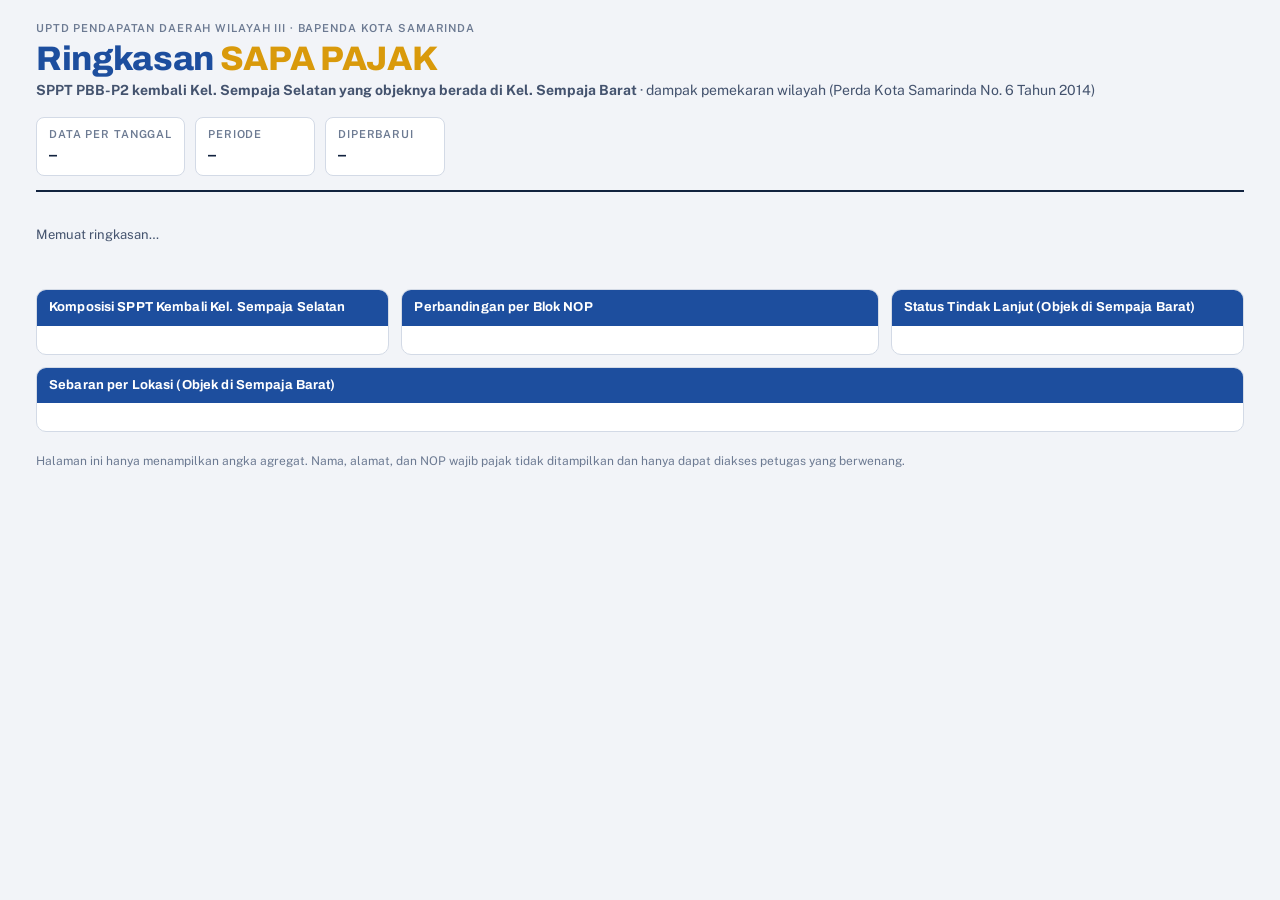
<file: apps-script/Publik.html>
<!DOCTYPE html>
<html lang="id">
<head>
<base target="_top">
<meta charset="utf-8">
<link rel="preconnect" href="https://fonts.googleapis.com">
<link rel="preconnect" href="https://fonts.gstatic.com" crossorigin>
<link rel="stylesheet" href="https://fonts.googleapis.com/css2?family=Archivo:wght@500;600;700;800&family=Public+Sans:wght@400;500;600;700&family=IBM+Plex+Mono:wght@400;500&display=swap">
<style>
:root{
  --ground:#F2F4F8; --surface:#FFFFFF; --surface-2:#E9EDF4; --line:#D3DAE6; --line-strong:#B4C0D3;
  --ink:#12233F; --ink-2:#44536E; --ink-3:#6C7A92;
  --accent:#1D4E9E; --accent-ink:#FFFFFF; --accent-soft:#DCE6F5; --gold:#D99A0B; --gold-soft:#FCF0D2;
  --hijau:#1F8A4C; --hijau-soft:#DDF1E4; --kuning:#B7791F; --kuning-soft:#FBEFD5; --merah:#C0392B; --merah-soft:#F8DEDA;
  --abu:#7C879A; --abu-soft:#E6EAF1;
  --shadow:0 1px 2px rgba(18,35,63,.06),0 4px 16px rgba(18,35,63,.05);
  --display:"Archivo","Helvetica Neue",Arial,sans-serif;
  --body:"Public Sans",system-ui,-apple-system,"Segoe UI",sans-serif;
  --mono:"IBM Plex Mono",ui-monospace,Menlo,Consolas,monospace;
}
@media (prefers-color-scheme: dark){
  :root:not([data-theme="light"]){
    color-scheme:dark;
    --ground:#0D1320; --surface:#141C2C; --surface-2:#1B2538; --line:#29354D; --line-strong:#3A4867;
    --ink:#E3E9F4; --ink-2:#A8B4CA; --ink-3:#7D8AA3;
    --accent:#6E9BE6; --accent-ink:#0A1426; --accent-soft:#1C2B48; --gold:#F2B941; --gold-soft:#3A2F14;
    --hijau:#4CC27E; --hijau-soft:#16352A; --kuning:#E3A94B; --kuning-soft:#3A2E15; --merah:#EE6B5C; --merah-soft:#3D1D1A;
    --abu:#8F9AB0; --abu-soft:#222C3F;
    --shadow:0 1px 2px rgba(0,0,0,.3);
  }
}
:root[data-theme="dark"]{
  color-scheme:dark;
  --ground:#0D1320; --surface:#141C2C; --surface-2:#1B2538; --line:#29354D; --line-strong:#3A4867;
  --ink:#E3E9F4; --ink-2:#A8B4CA; --ink-3:#7D8AA3;
  --accent:#6E9BE6; --accent-ink:#0A1426; --accent-soft:#1C2B48; --gold:#F2B941; --gold-soft:#3A2F14;
  --hijau:#4CC27E; --hijau-soft:#16352A; --kuning:#E3A94B; --kuning-soft:#3A2E15; --merah:#EE6B5C; --merah-soft:#3D1D1A;
  --abu:#8F9AB0; --abu-soft:#222C3F;
  --shadow:0 1px 2px rgba(0,0,0,.3);
}
*{box-sizing:border-box}
html{-webkit-text-size-adjust:100%}
img{max-width:100%}
[hidden]{display:none!important}
body{background:var(--ground);color:var(--ink);font-family:var(--body);font-size:14px;line-height:1.5;margin:0}
.wrap{max-width:1240px;margin:0 auto;padding-inline:16px;padding-block:20px 48px;display:flex;flex-direction:column;gap:20px}
h1,h2,h3{font-family:var(--display);margin:0;text-wrap:balance;letter-spacing:-.01em}
h2{font-size:17px;font-weight:700}
h3{font-size:14px;font-weight:700}
.eyebrow{font-size:11px;font-weight:600;letter-spacing:.08em;text-transform:uppercase;color:var(--ink-3)}
.mono{font-family:var(--mono);font-variant-numeric:tabular-nums}
.num{font-variant-numeric:tabular-nums}
button,input,select,textarea{font:inherit;color:inherit}
button{cursor:pointer}
:focus-visible{outline:2px solid var(--accent);outline-offset:2px}

/* header */
.head{display:flex;flex-wrap:wrap;gap:16px;justify-content:space-between;align-items:flex-end;border-bottom:2px solid var(--ink);padding-bottom:14px}
.brand{display:flex;flex-direction:column;gap:4px}
.brand h1{font-size:clamp(24px,4vw,34px);font-weight:800;line-height:1.05}
.brand h1{color:var(--accent)} .brand h1 span{color:var(--gold)}
.brand p{margin:0;color:var(--ink-2)}
.pilot{display:flex;flex-wrap:wrap;gap:8px 18px;align-items:center}
.pilot .kv{display:flex;flex-direction:column}
.pilot .kv b{font-family:var(--display);font-size:16px}
.btn{border:1px solid var(--line-strong);background:var(--surface);border-radius:6px;padding:7px 12px;font-weight:600;font-size:13px;display:inline-flex;gap:6px;align-items:center}
.btn:hover{border-color:var(--accent)}
a.btn{text-decoration:none;color:var(--ink)}
.btn.primary{background:var(--accent);border-color:var(--accent);color:var(--accent-ink)}
.btn.ghost{background:transparent;border-color:transparent;color:var(--ink-2)}
.btn.danger{color:var(--merah);border-color:var(--merah)}
.btn:disabled{opacity:.5;cursor:not-allowed}

.banner{border:1px dashed var(--kuning);background:var(--kuning-soft);border-radius:8px;padding:12px 14px;display:flex;flex-wrap:wrap;gap:10px 16px;align-items:center;justify-content:space-between}
.banner p{margin:0;max-width:70ch}
.notice{font-size:13px;color:var(--ink-2)}

/* siklus */
.siklus{display:grid;grid-template-columns:repeat(9,minmax(0,1fr));gap:0;background:var(--surface);border:1px solid var(--line);border-radius:8px;overflow:hidden}
.step{padding:10px 10px 12px;border-right:1px solid var(--line);position:relative;display:flex;flex-direction:column;gap:2px;min-width:0}
.step:last-child{border-right:0}
.step .n{font-family:var(--mono);font-size:11px;color:var(--ink-3)}
.step .t{font-family:var(--display);font-weight:700;font-size:12px;letter-spacing:.03em;white-space:nowrap;overflow:hidden;text-overflow:ellipsis}
.step .c{font-family:var(--display);font-size:22px;font-weight:700;font-variant-numeric:tabular-nums}
.step .bar{position:absolute;left:0;bottom:0;height:3px;background:var(--accent)}
.step.eval{background:var(--surface-2)}
.step.eval .c{font-size:13px;font-family:var(--body);font-weight:500;color:var(--ink-2)}
@media (max-width:900px){.siklus{grid-template-columns:repeat(3,minmax(0,1fr))}.step{border-bottom:1px solid var(--line)}}

/* KPI */
.kpis{display:grid;grid-template-columns:repeat(auto-fit,minmax(180px,1fr));gap:12px}
.kpi{background:var(--surface);border:1px solid var(--line);border-radius:8px;padding:12px 14px;display:flex;flex-direction:column;gap:6px}
.kpi .lbl{font-size:12px;font-weight:600;color:var(--ink-2);min-height:2.6em}
.kpi .val{display:flex;align-items:baseline;gap:8px}
.kpi .val b{font-family:var(--display);font-size:26px;font-weight:800;font-variant-numeric:tabular-nums}
.kpi .val small{color:var(--ink-3);font-size:12px}
.track{position:relative;height:8px;background:var(--surface-2);border-radius:4px;overflow:visible}
.track .fill{height:100%;border-radius:4px;background:var(--accent)}
.track .tgt{position:absolute;top:-3px;bottom:-3px;width:2px;background:var(--ink)}
.kpi .foot{display:flex;justify-content:space-between;font-size:11px;color:var(--ink-3)}
.kpi.ok .fill{background:var(--hijau)} .kpi.warn .fill{background:var(--kuning)} .kpi.bad .fill{background:var(--merah)}
.pill{display:inline-flex;align-items:center;gap:5px;border-radius:999px;padding:2px 9px;font-size:11px;font-weight:700;letter-spacing:.02em;white-space:nowrap}
.pill::before{content:"";width:7px;height:7px;border-radius:50%;background:currentColor}
.pill.hijau{background:var(--hijau-soft);color:var(--hijau)} .pill.kuning{background:var(--kuning-soft);color:var(--kuning)}
.pill.merah{background:var(--merah-soft);color:var(--merah)} .pill.belum{background:var(--abu-soft);color:var(--abu)}

/* panels */
.panels{display:grid;grid-template-columns:1.1fr 1fr 1.1fr;gap:12px}
@media (max-width:1000px){.panels{grid-template-columns:1fr}}
.panel{background:var(--surface);border:1px solid var(--line);border-radius:8px;padding:14px;display:flex;flex-direction:column;gap:12px;min-width:0}
.panel header{display:flex;justify-content:space-between;align-items:baseline;gap:8px}
.panel header .tag{font-family:var(--mono);font-size:11px;color:var(--accent);font-weight:500}
.stats{display:grid;grid-template-columns:repeat(3,1fr);gap:8px}
.stat{background:var(--surface-2);border-radius:6px;padding:8px 10px}
.stat b{display:block;font-family:var(--display);font-size:20px;font-variant-numeric:tabular-nums}
.stat span{font-size:11px;color:var(--ink-2);line-height:1.3;display:block}
.rtlist{display:flex;flex-direction:column;gap:5px;max-height:220px;overflow:auto;padding-right:4px}
.rtrow{display:grid;grid-template-columns:minmax(56px,.9fr) 1fr 84px;width:100%;gap:8px;align-items:center;font-size:12px}
.rtrow .nm{overflow:hidden;text-overflow:ellipsis;white-space:nowrap}
.statuspick button[aria-pressed="true"].g{background:var(--accent);border-color:var(--accent);color:var(--accent-ink)}
.rtrow .bars{display:flex;height:12px;border-radius:3px;overflow:hidden;background:var(--surface-2)}
.rtrow .bars i{display:block;height:100%}
.legend{display:flex;flex-wrap:wrap;gap:10px;font-size:11px;color:var(--ink-2)}
.legend i{display:inline-block;width:9px;height:9px;border-radius:2px;margin-right:4px;vertical-align:-1px}
.statusbig{display:grid;grid-template-columns:repeat(2,1fr);gap:8px}
.sb{border-radius:6px;padding:10px 12px;border-left:4px solid;background:var(--surface-2);text-align:left;border-top:0;border-right:0;border-bottom:0}
.sb b{display:block;font-family:var(--display);font-size:24px;font-variant-numeric:tabular-nums}
.sb span{font-size:12px;font-weight:600}
.sb p{margin:2px 0 0;font-size:11px;color:var(--ink-2);line-height:1.35}
.sb.hijau{border-color:var(--hijau)} .sb.hijau span{color:var(--hijau)}
.sb.kuning{border-color:var(--kuning)} .sb.kuning span{color:var(--kuning)}
.sb.merah{border-color:var(--merah)} .sb.merah span{color:var(--merah)}
.sb.belum{border-color:var(--abu)} .sb.belum span{color:var(--abu)}
.sb[aria-pressed="true"]{outline:2px solid var(--ink);outline-offset:-2px}
.stack{display:flex;height:14px;border-radius:4px;overflow:hidden;background:var(--surface-2)}
.stack i{display:block;height:100%}
.attn{display:flex;flex-direction:column;gap:10px}
.attn .item{display:flex;flex-direction:column;gap:4px;padding-bottom:10px;border-bottom:1px solid var(--line)}
.attn .item:last-child{border-bottom:0;padding-bottom:0}
.attn .row{display:flex;justify-content:space-between;gap:8px;align-items:baseline}
.attn .row b{font-family:var(--display);font-size:18px;font-variant-numeric:tabular-nums}
.attn .row b.alert{color:var(--merah)}
.attn ul{margin:0;padding:0;list-style:none;display:flex;flex-direction:column;gap:3px}
.attn li button{background:none;border:0;padding:0;text-align:left;color:var(--ink);font-size:12px;display:flex;gap:6px;width:100%}
.attn li button:hover .mono{text-decoration:underline}
.attn li .mono{color:var(--accent);flex:none}
.attn li .why{color:var(--ink-2);overflow:hidden;text-overflow:ellipsis;white-space:nowrap}
.muted{color:var(--ink-3);font-size:12px}

/* register */
.register{background:var(--surface);border:1px solid var(--line);border-radius:8px;display:flex;flex-direction:column}
.reg-head{display:flex;flex-wrap:wrap;gap:10px;justify-content:space-between;align-items:center;padding:14px;border-bottom:1px solid var(--line)}
.filters{display:flex;flex-wrap:wrap;gap:8px;align-items:center}
.filters input,.filters select{border:1px solid var(--line-strong);background:var(--surface);border-radius:6px;padding:6px 9px;font-size:13px;max-width:100%}
.filters input[type=search]{width:220px}
.actions{display:flex;flex-wrap:wrap;gap:8px}
.tablewrap{overflow-x:auto}
table{border-collapse:collapse;width:100%;min-width:1080px;font-size:13px}
th{font-size:11px;text-transform:uppercase;letter-spacing:.06em;color:var(--ink-3);font-weight:600;text-align:left;padding:8px 10px;border-bottom:1px solid var(--line);background:var(--surface-2);position:sticky;top:0}
td{padding:8px 10px;border-bottom:1px solid var(--line);vertical-align:top}
tbody tr{cursor:pointer}
tbody tr:hover{background:var(--surface-2)}
td .sub{display:block;color:var(--ink-3);font-size:12px}
.tahap{font-family:var(--display);font-size:11px;font-weight:700;letter-spacing:.04em;color:var(--accent)}
.flags{display:flex;gap:4px;flex-wrap:wrap}
.flag{font-size:10px;font-weight:600;border:1px solid var(--line-strong);border-radius:4px;padding:0 5px;color:var(--ink-2);white-space:nowrap}
.reg-foot{display:flex;justify-content:space-between;align-items:center;flex-wrap:wrap;gap:8px;padding:10px 14px;font-size:12px;color:var(--ink-2)}
.empty{padding:28px 14px;text-align:center;color:var(--ink-2)}

/* drawer */
.scrim{position:fixed;inset:0;background:rgba(10,24,22,.45);z-index:20}
.drawer{position:fixed;top:0;right:0;bottom:0;width:min(520px,100%);background:var(--surface);z-index:21;display:flex;flex-direction:column;box-shadow:-8px 0 30px rgba(0,0,0,.2);padding-top:env(safe-area-inset-top,0px);padding-bottom:env(safe-area-inset-bottom,0px)}
.drawer header{display:flex;justify-content:space-between;align-items:center;padding:14px 16px;border-bottom:1px solid var(--line);gap:8px}
.drawer .body{flex:1;overflow:auto;padding:16px;display:flex;flex-direction:column;gap:14px}
.drawer footer{display:flex;justify-content:space-between;gap:8px;padding:12px 16px;border-top:1px solid var(--line);flex-wrap:wrap}
.field{display:flex;flex-direction:column;gap:4px}
.field label,.fieldset legend{font-size:12px;font-weight:600;color:var(--ink-2)}
.field input,.field select,.field textarea{border:1px solid var(--line-strong);background:var(--surface);border-radius:6px;padding:7px 9px;width:100%}
.field textarea{min-height:70px;resize:vertical}
.grid2{display:grid;grid-template-columns:1fr 1fr;gap:10px}
@media (max-width:480px){.grid2{grid-template-columns:1fr}}
.fieldset{border:1px solid var(--line);border-radius:8px;padding:10px 12px;display:flex;flex-direction:column;gap:8px;margin:0}
.checks{display:flex;flex-direction:column;gap:6px}
.checks label{display:flex;gap:8px;align-items:flex-start;font-size:13px}
.checks input{margin-top:3px}
.tahappick{display:grid;grid-template-columns:repeat(4,1fr);gap:4px}
.tahappick button{border:1px solid var(--line-strong);background:var(--surface);border-radius:5px;padding:6px 2px;font-family:var(--display);font-size:10.5px;font-weight:700;letter-spacing:.02em}
.tahappick button[aria-pressed="true"]{background:var(--accent);color:var(--accent-ink);border-color:var(--accent)}
.statuspick{display:flex;gap:6px;flex-wrap:wrap}
.statuspick button{border:1px solid var(--line-strong);background:var(--surface);border-radius:999px;padding:4px 10px;font-size:12px;font-weight:600}
.statuspick button[aria-pressed="true"].hijau{background:var(--hijau);border-color:var(--hijau);color:#fff}
.statuspick button[aria-pressed="true"].kuning{background:var(--kuning);border-color:var(--kuning);color:#fff}
.statuspick button[aria-pressed="true"].merah{background:var(--merah);border-color:var(--merah);color:#fff}
.statuspick button[aria-pressed="true"].belum{background:var(--abu);border-color:var(--abu);color:#fff}
.meta{font-size:12px;color:var(--ink-3)}
.info{display:grid;grid-template-columns:auto 1fr;gap:4px 12px;margin:0;font-size:13px}
.info dt{color:var(--ink-3);font-size:12px}
.info dd{margin:0}
.confirm{background:var(--merah-soft);border-radius:6px;padding:8px 10px;display:flex;gap:8px;align-items:center;flex-wrap:wrap;font-size:13px}
.toast{position:fixed;left:50%;bottom:calc(20px + env(safe-area-inset-bottom,0px));transform:translateX(-50%);background:var(--ink);color:var(--ground);padding:9px 16px;border-radius:6px;font-size:13px;z-index:30;max-width:calc(100% - 32px)}
.help{font-size:12px;color:var(--ink-2);margin:0}
.help code{font-family:var(--mono);background:var(--surface-2);padding:0 4px;border-radius:3px}
.metabox{display:flex;flex-wrap:wrap;gap:10px;align-items:stretch}
.mb{background:var(--surface);border:1px solid var(--line);border-radius:8px;padding:8px 12px;display:flex;flex-direction:column;justify-content:center;min-width:120px}
.mb b{font-family:var(--display);font-size:16px;font-variant-numeric:tabular-nums}
.mb .dur{height:6px;border-radius:3px;background:var(--surface-2);margin-top:5px;overflow:hidden}
.mb .dur i{display:block;height:100%;background:var(--hijau)}
.mb small{font-size:11px;color:var(--ink-2)}
.headbtns{display:flex;flex-direction:column;gap:6px;justify-content:center}
.tiles{display:grid;grid-template-columns:repeat(5,minmax(0,1fr));gap:12px}
@media (max-width:1000px){.tiles{grid-template-columns:repeat(2,minmax(0,1fr))}.tiles .tile:first-child{grid-column:1/-1}}
.tile{border-radius:10px;padding:12px 14px;display:flex;flex-direction:column;gap:4px;border:1px solid var(--line);background:var(--surface);position:relative;overflow:hidden;min-width:0}
.tile .th{display:flex;gap:10px;align-items:flex-start}
.tile svg{flex:none;width:30px;height:30px}
.tile .tl{font-size:12px;font-weight:700;line-height:1.25}
.tile .tv{font-family:var(--display);font-size:clamp(24px,3vw,32px);font-weight:800;font-variant-numeric:tabular-nums;line-height:1.05}
.tile .tu{font-size:11px;color:var(--ink-2)}
.tile .tp{margin-top:4px;border-radius:5px;padding:2px 8px;font-size:12px;font-weight:700;font-variant-numeric:tabular-nums;text-align:center;background:var(--surface-2)}
.tile.biru{background:var(--accent-soft)} .tile.biru svg{color:var(--accent)}
.tile.hijau{background:var(--hijau-soft)} .tile.hijau svg{color:var(--hijau)} .tile.hijau .tp{background:var(--surface);color:var(--hijau)}
.tile.merah{background:var(--merah-soft)} .tile.merah svg{color:var(--merah)} .tile.merah .tp{background:var(--surface);color:var(--merah)}
.tile.kuning{background:var(--gold-soft)} .tile.kuning svg{color:var(--gold)} .tile.kuning .tp{background:var(--surface);color:var(--kuning)}
.tile .tpbar{height:6px;border-radius:3px;background:var(--surface);overflow:hidden;margin-top:4px}
.tile .tpbar i{display:block;height:100%;background:currentColor}
.trio{display:grid;grid-template-columns:1fr 1.35fr 1fr;gap:12px}
@media (max-width:1000px){.trio{grid-template-columns:1fr}}
.card{background:var(--surface);border:1px solid var(--line);border-radius:10px;overflow:hidden;display:flex;flex-direction:column;min-width:0}
.card>h2{background:var(--accent);color:var(--accent-ink);font-size:13px;padding:8px 12px;letter-spacing:.01em}
.card .cb{padding:14px;display:flex;gap:14px;align-items:flex-start;align-content:flex-start;flex-wrap:wrap;flex:1}
.donut{width:150px;height:150px;flex:none}
.donut text{fill:var(--ink);font-family:var(--display)}
.dleg{display:flex;flex-direction:column;gap:8px;font-size:12px;flex:1;min-width:140px}
.dleg div{display:grid;grid-template-columns:12px 1fr;gap:8px;align-items:start}
.dleg i{width:12px;height:12px;border-radius:50%;margin-top:3px}
.dleg small{display:block;color:var(--ink-3)}
.kec{width:100%;display:flex;flex-direction:column;gap:12px}
.kecrow{display:grid;grid-template-columns:110px 1fr;gap:10px;align-items:center;font-size:12px}
.kecrow .kb{height:22px;background:var(--surface-2);border-radius:3px;position:relative}
.kecrow .kb i{display:block;height:100%;background:var(--accent);border-radius:3px}
.kecrow .kb span{position:absolute;right:6px;top:50%;transform:translateY(-50%);font-weight:700;font-variant-numeric:tabular-nums;font-size:12px}
.bk{display:flex;flex-direction:column;gap:7px;width:100%}
.bkrow{display:grid;grid-template-columns:62px 1fr 92px;gap:8px;align-items:center;font-size:12px;background:none;border:0;padding:0;text-align:left;width:100%}
.bkrow .bb{height:16px;background:var(--surface-2);border-radius:3px;position:relative;overflow:hidden}
.bkrow .bb i{position:absolute;left:0;top:0;bottom:0;border-radius:3px}
.bkrow .bb .all{background:var(--line-strong)} .bkrow .bb .sb{background:var(--accent)}
.bkrow .v{font-variant-numeric:tabular-nums;text-align:right;white-space:nowrap}
.kaxis{display:grid;grid-template-columns:110px 1fr;gap:10px;font-size:10px;color:var(--ink-3)}
.kaxis div{display:flex;justify-content:space-between;font-variant-numeric:tabular-nums}
.tlst{display:flex;flex-direction:column;gap:8px;width:100%}
.tlst div{display:grid;grid-template-columns:96px 1fr;gap:10px;align-items:center}
.tlst b{border-radius:6px;color:#fff;font-family:var(--display);font-size:22px;text-align:center;padding:6px 0;font-variant-numeric:tabular-nums}
.tlst span{font-size:13px;font-weight:700}
.tlst small{display:block;font-weight:400;color:var(--ink-3);font-size:11px}
.warnline{font-size:12px;color:var(--kuning);margin:0}
@media (prefers-reduced-motion:no-preference){.track .fill,.step .bar{transition:width .4s ease}}

.gate{min-height:100vh;display:flex;align-items:center;justify-content:center;padding:24px 16px;background:var(--ground)}
.gate .box{width:min(400px,100%);background:var(--surface);border:1px solid var(--line);border-radius:12px;padding:24px;display:flex;flex-direction:column;gap:14px;box-shadow:var(--shadow)}
.gate h1{font-size:26px;font-weight:800;color:var(--accent);line-height:1.1}
.gate h1 span{color:var(--gold)}
.gate p{margin:0;color:var(--ink-2)}
.gate .err{color:var(--merah);font-size:13px}
.gate .ok{color:var(--hijau);font-size:13px}
.gate .links{display:flex;justify-content:space-between;flex-wrap:wrap;gap:8px;font-size:13px}
.gate a,.linkbtn{color:var(--accent);background:none;border:0;padding:0;font:inherit;cursor:pointer;text-decoration:underline}
.who{font-size:12px;color:var(--ink-2);text-align:right}
.who b{color:var(--ink)}
.excelbox{border:1px dashed var(--line-strong);border-radius:8px;padding:12px;display:flex;flex-direction:column;gap:10px}
.divider{display:flex;align-items:center;gap:10px;color:var(--ink-3);font-size:12px}
.divider::before,.divider::after{content:"";flex:1;height:1px;background:var(--line)}

/* versi Apps Script: register bersumber dari sheet, jadi tambah/impor/hapus dilakukan di spreadsheet */
[data-act="import"],[data-act="add"],#btnDel,#demoBanner,#rekapDemo{display:none!important}
</style>

<style>
.lok{display:flex;flex-direction:column;gap:6px;width:100%}
.lokrow{display:grid;grid-template-columns:minmax(0,1.3fr) 1fr 70px;gap:8px;align-items:center;font-size:12px}
.lokrow .nm{overflow:hidden;text-overflow:ellipsis;white-space:nowrap}
.lokrow .bb{height:12px;background:var(--surface-2);border-radius:3px;overflow:hidden;display:flex}
.lokrow .bb i{display:block;height:100%}
.lokrow .v{text-align:right;font-variant-numeric:tabular-nums;white-space:nowrap}
.privasi{font-size:12px;color:var(--ink-3);margin:0}
</style>
</head>
<body>
<div class="wrap">
  <header class="head">
    <div class="brand">
      <span class="eyebrow">UPTD Pendapatan Daerah Wilayah III &#xb7; Bapenda Kota Samarinda</span>
      <h1>Ringkasan <span>SAPA PAJAK</span></h1>
      <p><b>SPPT PBB-P2 kembali Kel. Sempaja Selatan yang objeknya berada di Kel. Sempaja Barat</b> &#xb7; dampak pemekaran wilayah (Perda Kota Samarinda No. 6 Tahun 2014)</p>
    </div>
    <div class="metabox">
      <div class="mb"><span class="eyebrow">Data per tanggal</span><b id="mTanggal">&#x2013;</b></div>
      <div class="mb"><span class="eyebrow">Periode</span><b id="mPeriode">&#x2013;</b></div>
      <div class="mb"><span class="eyebrow">Diperbarui</span><b id="mUpd">&#x2013;</b></div>
      
    </div>
  </header>
  <p class="notice" id="state">Memuat ringkasan&#x2026;</p>
  <section style="display:flex;flex-direction:column;gap:12px" aria-label="Ringkasan">
    <div class="tiles" id="tiles"></div>
    <div class="trio">
      <article class="card"><h2>Komposisi SPPT Kembali Kel. Sempaja Selatan</h2><div class="cb" id="donutBox"></div></article>
      <article class="card"><h2>Perbandingan per Blok NOP</h2><div class="cb" id="blokBox"></div></article>
      <article class="card"><h2>Status Tindak Lanjut (Objek di Sempaja Barat)</h2><div class="cb" id="tlBox"></div></article>
    </div>
    <article class="card"><h2>Sebaran per Lokasi (Objek di Sempaja Barat)</h2><div class="cb" id="lokBox"></div></article>
  </section>
  <p class="privasi">Halaman ini hanya menampilkan angka agregat. Nama, alamat, dan NOP wajib pajak tidak ditampilkan dan hanya dapat diakses petugas yang berwenang.</p>
</div>
<script>
(function(){
  "use strict";
  const $=s=>document.querySelector(s), nf=new Intl.NumberFormat("id-ID");
  const esc=v=>String(v??"").replace(/[&<>"']/g,c=>({"&":"&amp;","<":"&lt;",">":"&gt;",'"':"&quot;","'":"&#39;"}[c]));
  const pct=(v,d=2)=>v==null||!isFinite(v)?"\u2013":v.toLocaleString("id-ID",{minimumFractionDigits:d,maximumFractionDigits:d})+"%";
  const tgl=v=>v?new Date(String(v).length<=10?v+"T00:00:00":v).toLocaleDateString("id-ID",{day:"numeric",month:"long",year:"numeric"}):"\u2013";
  const ICON={doc:'<svg viewBox="0 0 24 24" fill="none" stroke="currentColor" stroke-width="2" stroke-linejoin="round"><path d="M6 2h9l5 5v15H6z"/><path d="M14 2v6h6M9 13h8M9 17h8"/></svg>',
    send:'<svg viewBox="0 0 24 24" fill="none" stroke="currentColor" stroke-width="2" stroke-linejoin="round"><path d="M22 2 11 13M22 2l-7 20-4-9-9-4z"/></svg>',
    x:'<svg viewBox="0 0 24 24" fill="currentColor"><circle cx="12" cy="12" r="11"/><path d="m8 8 8 8M16 8l-8 8" stroke="#fff" stroke-width="2.4" stroke-linecap="round"/></svg>',
    alert:'<svg viewBox="0 0 24 24" fill="currentColor"><circle cx="12" cy="12" r="11"/><path d="M12 6.5v7" stroke="#fff" stroke-width="2.6" stroke-linecap="round"/><circle cx="12" cy="17.3" r="1.5" fill="#fff"/></svg>',
    gear:'<svg viewBox="0 0 24 24" fill="none" stroke="currentColor" stroke-width="2"><circle cx="12" cy="12" r="3.2"/><path d="M12 1.8v3M12 19.2v3M4.8 4.8l2.1 2.1M17.1 17.1l2.1 2.1M1.8 12h3M19.2 12h3M4.8 19.2l2.1-2.1M17.1 6.9l2.1-2.1"/></svg>'};
  function load(){
    google.script.run.withSuccessHandler(d=>{if(!d){$("#state").textContent="Ringkasan belum tersedia.";return;}$("#state").hidden=true;render(d);})
      .withFailureHandler(e=>{$("#state").textContent="Ringkasan belum bisa dimuat: "+(e&&e.message||e);}).getRingkasan();
  }
  function render(d){
    const R=d.rekap||{}, st=d.status||{}, sb_=d.total||0, induk=R.totalKembali!=null?Number(R.totalKembali):null;
    const lain=induk!=null?Math.max(0,induk-sb_):null, selesai=st.hijau||0, proses=sb_-selesai;
    const pI=v=>induk&&v!=null?v/induk*100:null, pS=v=>sb_?v/sb_*100:null;
    $("#mTanggal").textContent=tgl(R.tanggal); $("#mPeriode").textContent=R.periode||"\u2013"; $("#mUpd").textContent=tgl(d.diperbarui);
    const tile=(cls,icon,label,val,pv,sub)=>`<div class="tile ${cls}"><div class="th">${ICON[icon]}<div><div class="tl">${label}</div></div></div><div class="tv">${val==null?"\u2013":nf.format(val)}</div><div class="tu">${sub}</div>${pv===undefined?"":`<div class="tp">${pct(pv)}</div>`}</div>`;
    $("#tiles").innerHTML=tile("biru","doc","Total SPPT Kembali Kel. Sempaja Selatan",induk,undefined,"rekap induk")
      +tile("merah","alert","Objek Ternyata di Kel. Sempaja Barat",sb_,pI(sb_),"dari total SPPT kembali")
      +tile("biru","x","Kembali karena Sebab Lain",lain,pI(lain),"dari total SPPT kembali")
      +tile("hijau","send","Sudah Tersampaikan",selesai,pS(selesai),"dari objek di Sempaja Barat")
      +tile("kuning","gear","Dalam Penanganan",proses,pS(proses),"dari objek di Sempaja Barat");
    const parts=[["accent",sb_,"Objek di Sempaja Barat","SPPT salah kelurahan akibat pemekaran"],["line-strong",lain||0,"Sebab lain","alamat, WP pindah, kepemilikan, dll."]];
    const T=Math.max(1,induk!=null?induk:sb_), r=52, C=2*Math.PI*r; let off=0;
    const arcs=parts.map(([c,v])=>{const len=Math.min(v,T)/T*C;const a=`<circle cx="75" cy="75" r="${r}" fill="none" stroke="var(--${c})" stroke-width="24" stroke-dasharray="${len} ${C-len}" stroke-dashoffset="${-off}" transform="rotate(-90 75 75)"/>`;off+=len;return a;}).join("");
    $("#donutBox").innerHTML=`<svg class="donut" viewBox="0 0 150 150" role="img" aria-label="${pct(pI(sb_),1)} SPPT kembali objeknya di Sempaja Barat"><circle cx="75" cy="75" r="${r}" fill="none" stroke="var(--surface-2)" stroke-width="24"/>${arcs}<text x="75" y="78" text-anchor="middle" font-size="22" font-weight="800">${induk!=null?pct(pI(sb_),1):"\u2013"}</text><text x="75" y="95" text-anchor="middle" font-size="9" fill="var(--ink-2)">objek di S. Barat</text></svg>
      <div class="dleg">${parts.map(([c,v,l,t])=>`<div><i style="background:var(--${c})"></i><span><b>${l}</b> <b class="num">${nf.format(v)}</b> <span class="muted num">(${induk?pct(v/induk*100,1):"\u2013"})</span><small>${t}</small></span></div>`).join("")}</div>`;
    const iB=R.perBlok||{}, sB=d.perBlok||{};
    const rows=Object.keys(sB).map(k=>({k,sb:sB[k],all:Number(iB[k])||0})).sort((a,b)=>b.sb-a.sb);
    const other=Object.keys(iB).filter(k=>!sB[k]).reduce((a,k)=>a+(Number(iB[k])||0),0);
    const mx=Math.max(1,...rows.map(x=>Math.max(x.all,x.sb)));
    $("#blokBox").innerHTML=rows.length?`<div class="bk"><div class="legend"><span><i style="background:var(--accent)"></i>Objek di Sempaja Barat</span><span><i style="background:var(--line-strong)"></i>Total SPPT kembali di blok</span></div>
      ${rows.map(x=>`<div class="bkrow"><span class="mono">Blok ${esc(x.k)}</span><span class="bb">${x.all?`<i class="all" style="width:${x.all/mx*100}%"></i>`:""}<i class="sb" style="width:${x.sb/mx*100}%"></i></span><span class="v"><b>${nf.format(x.sb)}</b>${x.all?` / ${nf.format(x.all)} <span class="muted">(${pct(x.sb/x.all*100,0)})</span>`:""}</span></div>`).join("")}
      ${other?`<p class="muted" style="margin:2px 0 0">Blok lain tanpa objek di Sempaja Barat: ${nf.format(other)} SPPT kembali.</p>`:""}</div>`:`<p class="muted">Belum ada data.</p>`;
    const s4=[["hijau",st.hijau||0,"Sudah tersampaikan"],["kuning",st.kuning||0,"Dalam proses"],["merah",st.merah||0,"Perlu tindak lanjut"],["abu",st.belum||0,"Belum disapa"]];
    $("#tlBox").innerHTML=`<div class="tlst">${s4.map(([c,v,l])=>`<div><b style="background:var(--${c})">${nf.format(v)}</b><span>${l}<small>${sb_?pct(v/sb_*100,1):"\u2013"}</small></span></div>`).join("")}</div>`;
    const L=d.perLokasi||[], lm=Math.max(1,...L.map(x=>x.n));
    $("#lokBox").innerHTML=L.length?`<div class="lok">${L.map(x=>`<div class="lokrow" title="${esc(x.lokasi)}"><span class="nm">${esc(x.lokasi)}</span><span class="bb" style="width:${x.n/lm*100}%"><i style="width:${x.selesai/x.n*100}%;background:var(--hijau)"></i><i style="flex:1;background:var(--accent)"></i></span><span class="v">${nf.format(x.selesai)} / ${nf.format(x.n)}</span></div>`).join("")}
      <div class="legend"><span><i style="background:var(--hijau)"></i>Sudah tersampaikan</span><span><i style="background:var(--accent)"></i>Belum tersampaikan</span></div></div>`:`<p class="muted">Belum ada data.</p>`;
  }
  load(); setInterval(load,120000);
})();
</script>
</body>
</html>
<!-- ===== AKHIR FILE Publik ===== -->
</file>
